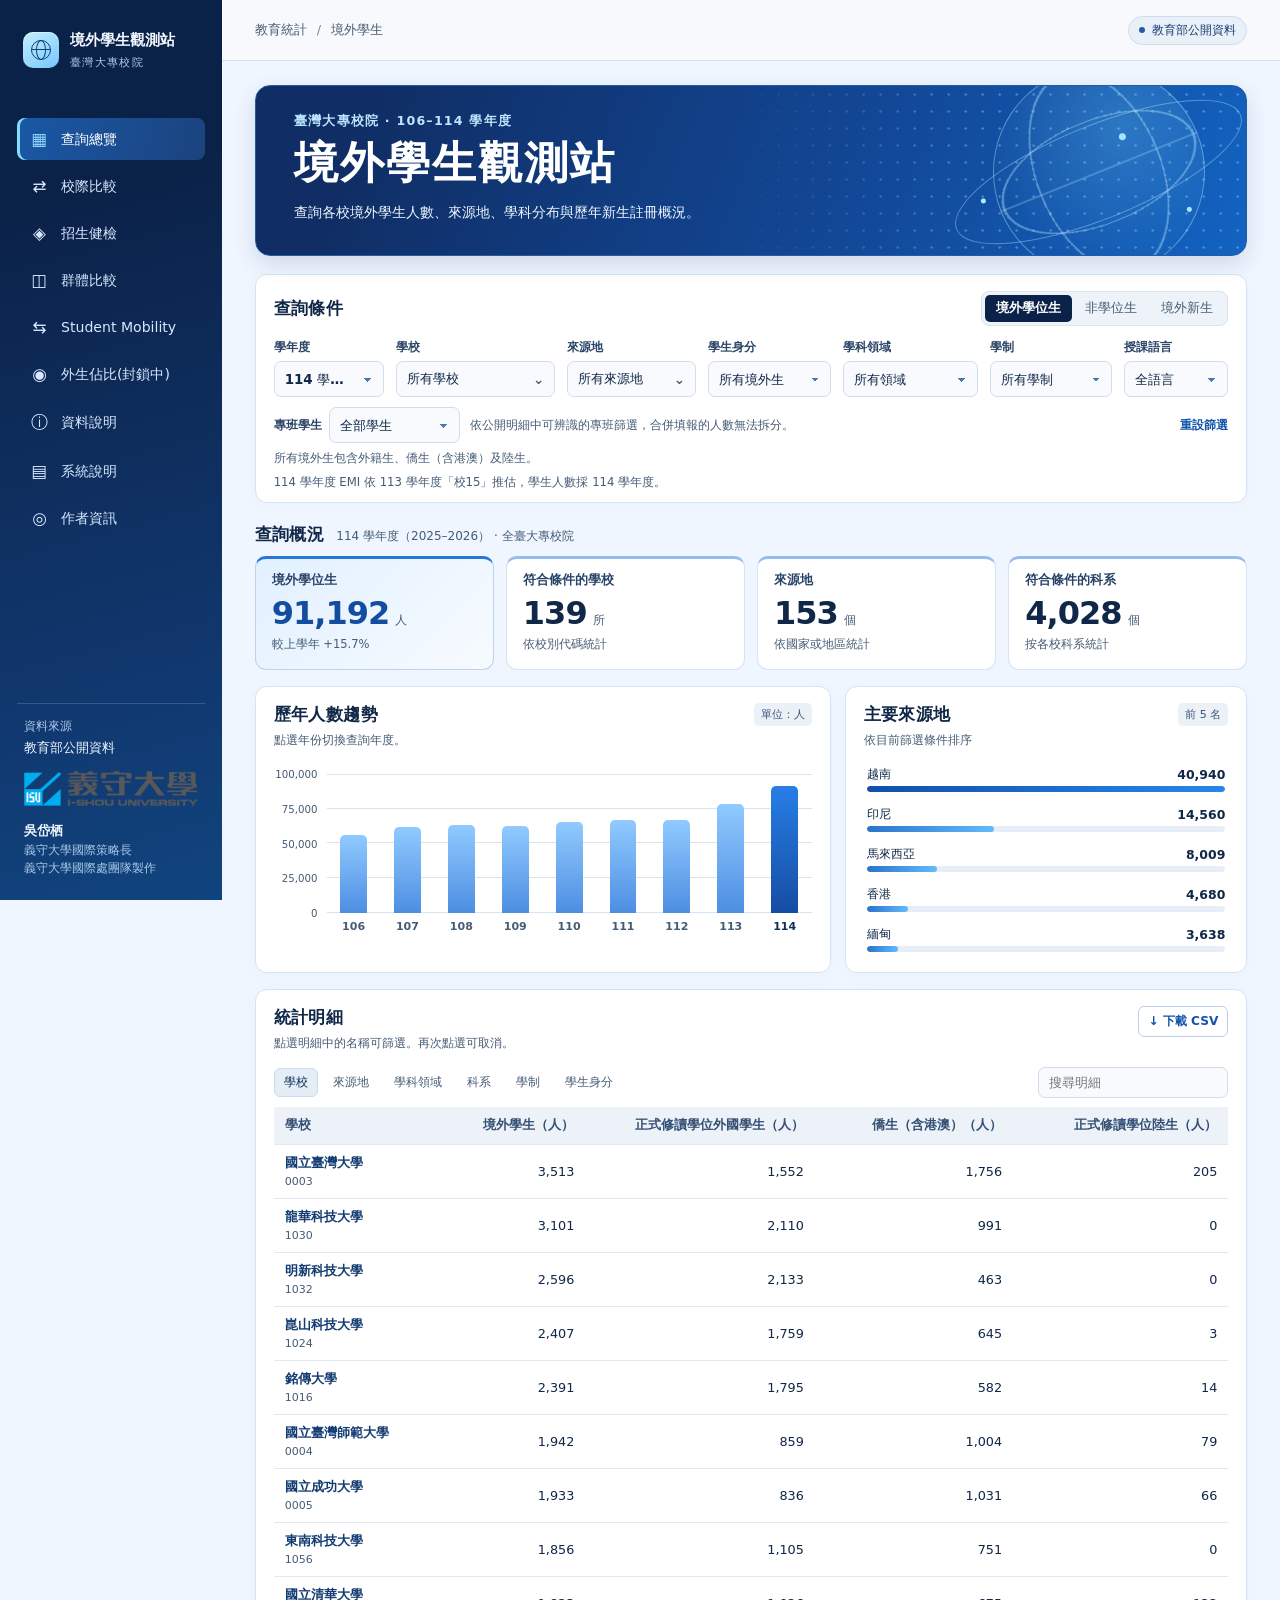
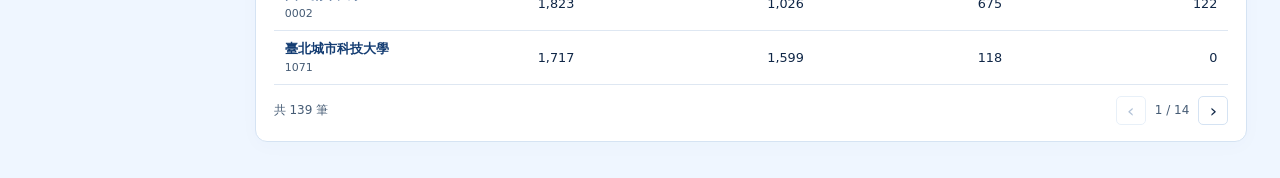
<file: docs/index.html>
<!doctype html>
<html lang="zh-Hant-TW">
<head>
  <meta charset="utf-8">
  <meta name="viewport" content="width=device-width, initial-scale=1">
  <meta name="description" content="依教育部公開資料查詢臺灣大專校院的境外學生、來源地、學科領域與新生註冊人數。">
  <meta name="theme-color" content="#0b2248">
  <title>境外學生觀測站｜臺灣大專校院</title>
  <link rel="stylesheet" href="./style.css?v=5">
  <script defer src="./data/catalog.js?v=2"></script>
  <script defer src="./data/emi.js"></script>
  <script defer src="./student-site.js?v=2"></script>
  <script defer src="./app.js?v=6"></script>
</head>
<body>
  <a class="skip" href="#main">跳至主要內容</a>
  <div class="shell">
    <aside class="sidebar">
      <a class="brand" href="#main">
        <span class="brand-icon" aria-hidden="true"><i></i></span>
        <span>境外學生觀測站<small>臺灣大專校院</small></span>
      </a>
      <nav aria-label="頁面導覽">
        <a class="nav-link" href="#main" aria-current="page"><span aria-hidden="true">▦</span>查詢總覽</a>
        <a class="nav-link" href="./compare.html"><span aria-hidden="true">⇄</span>校際比較</a>
        <a class="nav-link" href="./health.html"><span aria-hidden="true">◈</span>招生健檢</a>
        <a class="nav-link" href="./groups.html"><span aria-hidden="true">◫</span>群體比較</a>
        <a class="nav-link" href="./mobility.html"><span aria-hidden="true">⇆</span>Student Mobility</a>
        <a class="nav-link" href="./share.html"><span aria-hidden="true">◉</span>外生佔比(封鎖中)</a>
        <a class="nav-link" href="./sources.html"><span aria-hidden="true">ⓘ</span>資料說明</a>
        <a class="nav-link" href="./system.html"><span aria-hidden="true">▤</span>系統說明</a>
        <a class="nav-link" href="./author.html"><span aria-hidden="true">◎</span>作者資訊</a>
      </nav>
      <div class="sidebar-bottom">
        資料來源 <span>教育部公開資料</span>
        <div class="sidebar-author">
          <img class="sidebar-university-logo" src="./assets/isu-logo.png" alt="義守大學 I-SHOU UNIVERSITY" width="864" height="171">
          <span>吳岱栖</span>
          <p>義守大學國際策略長</p>
          <p>義守大學國際處團隊製作</p>
        </div>
      </div>
    </aside>

    <main id="main" tabindex="-1">
      <header class="topbar"><span>教育統計 <span class="slash" aria-hidden="true">/</span> 境外學生</span><a href="./sources.html" class="data-badge">教育部公開資料</a></header>
      <div class="body">
        <section class="hero" aria-labelledby="page-title">
          <div class="orbits" aria-hidden="true"></div>
          <div class="hero-content">
            <p class="hero-scope" id="data-range">臺灣大專校院</p>
            <h1 id="page-title">境外學生觀測站</h1>
            <p class="hero-description">查詢各校境外學生人數、來源地、學科分布與歷年新生註冊概況。</p>
          </div>
        </section>

        <section class="panel filters" aria-labelledby="filter-title">
          <div class="filter-header">
            <h2 id="filter-title">查詢條件</h2>
            <div class="segments" role="group" aria-label="統計指標">
              <button type="button" data-mode="degree" aria-pressed="true">境外學位生</button>
              <button type="button" data-mode="nondegree" aria-pressed="false">非學位生</button>
              <button type="button" data-mode="newcomers" aria-pressed="false">境外新生</button>
            </div>
          </div>
          <div class="filter-grid" id="filters">
            <label class="select-field" for="year">學年度<select id="year"></select></label>
            <div class="picker-field"><span id="school-label">學校</span><div id="school-picker"></div></div>
            <div class="picker-field" id="country-field"><span id="country-label">來源地</span><div id="country-picker"></div></div>
            <label class="select-field" for="kind" id="kind-field">學生身分<select id="kind"></select></label>
            <label class="select-field" for="domain" id="domain-field">學科領域<select id="domain"></select></label>
            <label class="select-field" for="level" id="level-field">學制<select id="level"></select></label>
            <label class="select-field" for="language">授課語言
              <select id="language" aria-describedby="language-note">
                <option value="all">全語言</option>
                <option value="emi">EMI</option>
              </select>
            </label>
          </div>
          <div class="filter-footer">
            <div class="filter-programs">
              <label class="select-field program-field" for="programs">專班學生
                <select id="programs" aria-describedby="program-note">
                  <option value="include">全部學生</option>
                  <option value="exclude">不包含專班學生</option>
                  <option value="only">僅專班學生</option>
                </select>
              </label>
              <p id="program-note">依公開明細中可辨識的專班篩選，合併填報的人數無法拆分。</p>
            </div>
            <button class="text-button" type="button" id="reset">重設篩選</button>
          </div>
          <p id="filter-note"></p>
          <p id="language-note" role="status"></p>
        </section>

        <div class="workspace" aria-busy="true">
          <div class="section-label overview-heading">
            <h2 id="scope-heading">查詢概況</h2>
            <span id="scope-label" aria-live="polite">載入統計資料中…</span>
          </div>
          <p hidden class="error" id="error" role="alert"></p>
          <noscript>請啟用 JavaScript 以使用互動查詢。</noscript>
          <div id="metrics" class="metrics" aria-label="查詢指標"></div>

          <div class="charts">
            <section class="panel trend" aria-labelledby="trend-title">
              <div class="panel-head">
                <div><h2 id="trend-title">歷年人數趨勢</h2><p id="trend-caption" aria-live="polite">點選年份切換查詢年度</p></div>
                <span class="unit">單位：人</span>
              </div>
              <div id="trend" class="trend-body" aria-label="歷年人數趨勢"></div>
              <button type="button" id="load-trend" class="outline-button" aria-controls="trend" hidden>重試載入歷年趨勢</button>
            </section>
            <section class="panel ranking" aria-labelledby="rank-title">
              <div class="panel-head">
                <div><h2 id="rank-title">主要來源地</h2><p id="rank-caption">依目前篩選條件排序</p></div>
                <span class="unit">前 5 名</span>
              </div>
              <div id="rank"></div>
            </section>
          </div>

          <section class="panel detail" id="details" aria-labelledby="detail-title">
            <div class="panel-head">
              <div><h2 id="detail-title">統計明細</h2><p id="detail-caption">切換分組以比較人數。</p></div>
              <button type="button" id="export" class="outline-button">↓ 下載 CSV</button>
            </div>
            <div class="table-tools">
              <div id="groups" class="table-tabs" role="group" aria-label="明細分組"></div>
              <label class="table-search"><span class="visually-hidden">搜尋明細</span><input id="table-search" type="search" placeholder="搜尋明細"></label>
            </div>
            <div class="table-scroll" tabindex="0" aria-label="統計明細表">
              <table>
                <thead id="table-head"></thead>
                <tbody id="table-body"></tbody>
              </table>
            </div>
            <div class="pagination">
              <span id="result-count" aria-live="polite"></span>
              <div><button type="button" id="prev" aria-label="上一頁">‹</button><span id="page"></span><button type="button" id="next" aria-label="下一頁">›</button></div>
            </div>
          </section>
        </div>

        <dialog class="department-dialog" id="department-dialog" aria-labelledby="department-dialog-title" aria-describedby="department-dialog-context">
          <div class="department-dialog-head">
            <div>
              <h2 id="department-dialog-title"></h2>
              <p id="department-dialog-context"></p>
            </div>
            <form method="dialog">
              <button type="submit" class="dialog-close" aria-label="關閉科系明細" autofocus>×</button>
            </form>
          </div>
          <div class="department-dialog-body" role="region" aria-label="科系統計明細" tabindex="0">
            <p class="department-total"><span id="department-total-label"></span><strong id="department-total-value"></strong></p>
            <table id="department-sources" aria-label="科系來源地人數" hidden>
              <thead><tr><th scope="col">來源國家或地區</th><th scope="col" class="numeric">人數</th><th scope="col" class="numeric">占在學總人數</th></tr></thead>
              <tbody id="department-sources-body"></tbody>
            </table>
            <p id="department-sources-note" class="department-sources-note" hidden></p>
          </div>
        </dialog>
      </div>
    </main>
  </div>
</body>
</html>
</file>
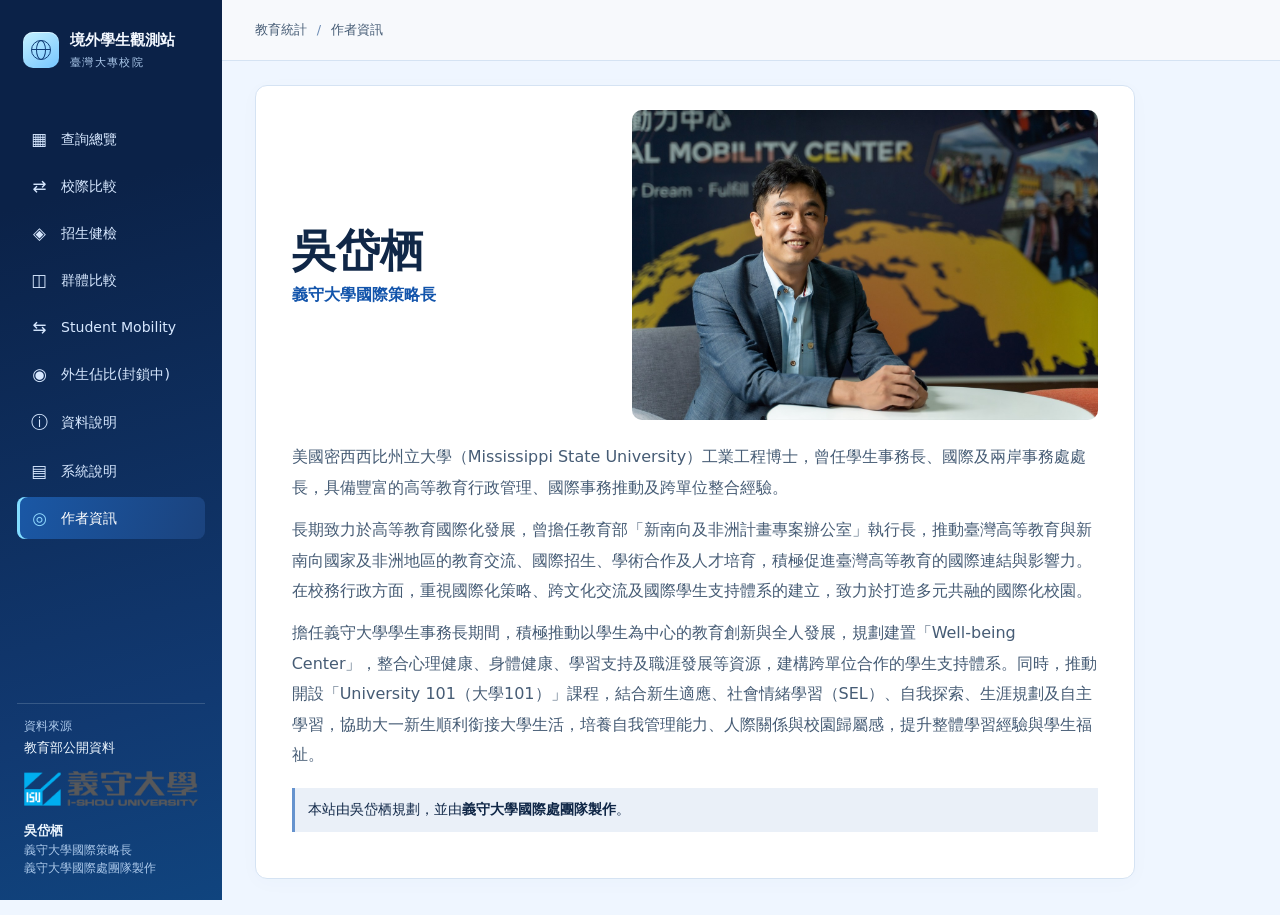
<file: docs/author.html>
<!doctype html>
<html lang="zh-Hant-TW">
<head>
  <meta charset="utf-8">
  <meta name="viewport" content="width=device-width, initial-scale=1">
  <meta name="description" content="臺灣境外學生觀測站作者吳岱栖的簡介與網站製作資訊。">
  <meta name="theme-color" content="#0b2248">
  <title>作者資訊｜境外學生觀測站</title>
  <link rel="stylesheet" href="./style.css?v=5">
</head>
<body>
  <a class="skip" href="#main">跳至主要內容</a>
  <div class="shell">
    <aside class="sidebar">
      <a class="brand" href="./index.html#main">
        <span class="brand-icon" aria-hidden="true"><i></i></span>
        <span>境外學生觀測站<small>臺灣大專校院</small></span>
      </a>
      <nav aria-label="頁面導覽">
        <a class="nav-link" href="./index.html#main"><span aria-hidden="true">▦</span>查詢總覽</a>
        <a class="nav-link" href="./compare.html"><span aria-hidden="true">⇄</span>校際比較</a>
        <a class="nav-link" href="./health.html"><span aria-hidden="true">◈</span>招生健檢</a>
        <a class="nav-link" href="./groups.html"><span aria-hidden="true">◫</span>群體比較</a>
        <a class="nav-link" href="./mobility.html"><span aria-hidden="true">⇆</span>Student Mobility</a>
        <a class="nav-link" href="./share.html"><span aria-hidden="true">◉</span>外生佔比(封鎖中)</a>
        <a class="nav-link" href="./sources.html"><span aria-hidden="true">ⓘ</span>資料說明</a>
        <a class="nav-link" href="./system.html"><span aria-hidden="true">▤</span>系統說明</a>
        <a class="nav-link" href="#main" aria-current="page"><span aria-hidden="true">◎</span>作者資訊</a>
      </nav>
      <div class="sidebar-bottom">
        資料來源 <span>教育部公開資料</span>
        <div class="sidebar-author">
          <img class="sidebar-university-logo" src="./assets/isu-logo.png" alt="義守大學 I-SHOU UNIVERSITY" width="864" height="171">
          <span>吳岱栖</span>
          <p>義守大學國際策略長</p>
          <p>義守大學國際處團隊製作</p>
        </div>
      </div>
    </aside>

    <main id="main" tabindex="-1">
      <header class="topbar"><span>教育統計 <span class="slash" aria-hidden="true">/</span> 作者資訊</span></header>
      <div class="body">
        <section class="panel author-profile" aria-labelledby="author-name">
          <div class="author-intro">
            <div>
              <h1 id="author-name">吳岱栖</h1>
              <p class="author-role">義守大學國際策略長</p>
            </div>
            <img class="author-portrait" src="./assets/author-portrait.jpg" alt="吳岱栖" width="1500" height="1000" decoding="async">
          </div>
          <div class="author-bio">
            <p>美國密西西比州立大學（Mississippi State University）工業工程博士，曾任學生事務長、國際及兩岸事務處處長，具備豐富的高等教育行政管理、國際事務推動及跨單位整合經驗。</p>
            <p>長期致力於高等教育國際化發展，曾擔任教育部「新南向及非洲計畫專案辦公室」執行長，推動臺灣高等教育與新南向國家及非洲地區的教育交流、國際招生、學術合作及人才培育，積極促進臺灣高等教育的國際連結與影響力。在校務行政方面，重視國際化策略、跨文化交流及國際學生支持體系的建立，致力於打造多元共融的國際化校園。</p>
            <p>擔任義守大學學生事務長期間，積極推動以學生為中心的教育創新與全人發展，規劃建置「Well-being Center」，整合心理健康、身體健康、學習支持及職涯發展等資源，建構跨單位合作的學生支持體系。同時，推動開設「University 101（大學101）」課程，結合新生適應、社會情緒學習（SEL）、自我探索、生涯規劃及自主學習，協助大一新生順利銜接大學生活，培養自我管理能力、人際關係與校園歸屬感，提升整體學習經驗與學生福祉。</p>
          </div>
          <p class="author-credit">本站由吳岱栖規劃，並由<strong>義守大學國際處團隊製作</strong>。</p>
        </section>
      </div>
    </main>
  </div>
</body>
</html>
</file>
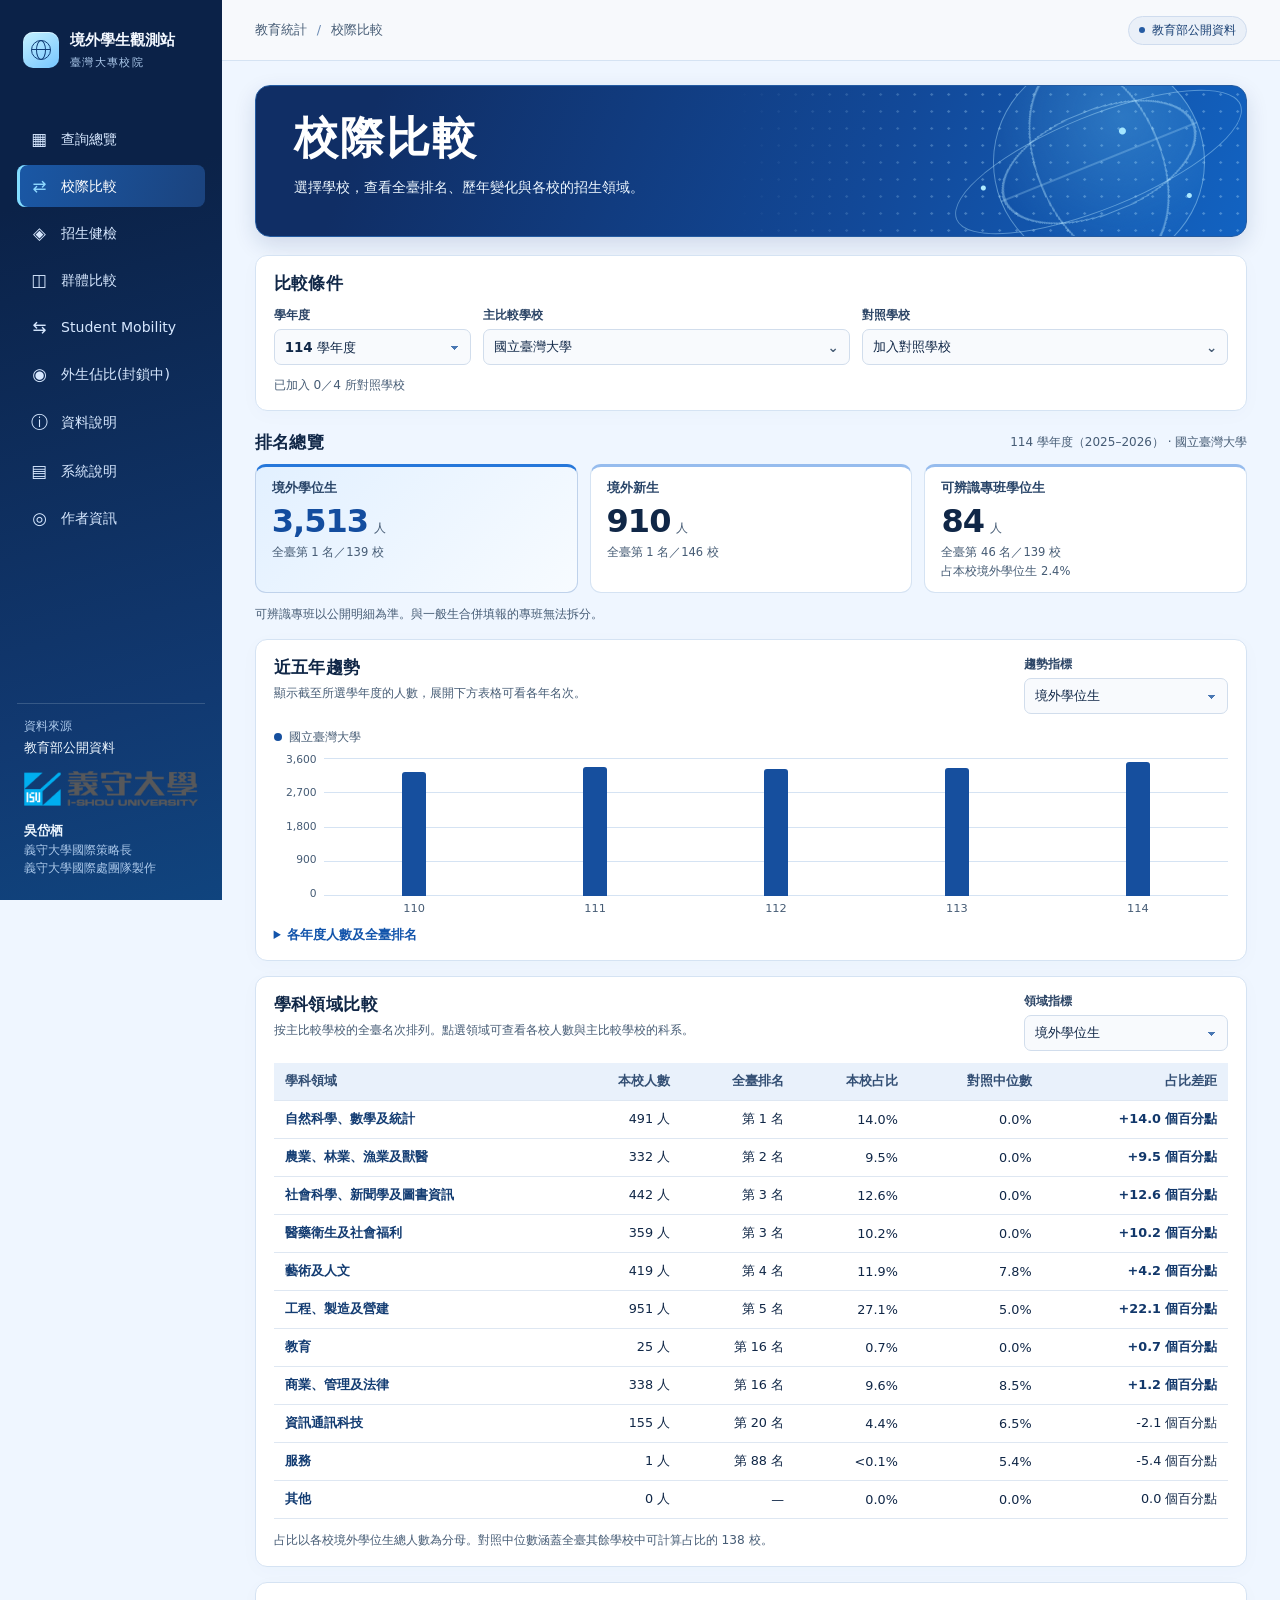
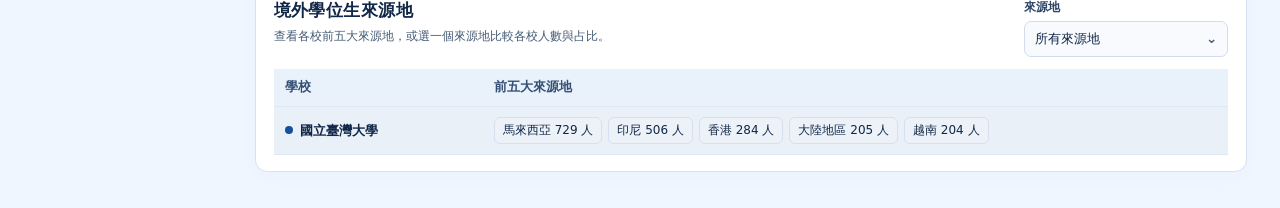
<file: docs/compare.html>
<!doctype html>
<html lang="zh-Hant-TW">
<head>
  <meta charset="utf-8">
  <meta name="viewport" content="width=device-width, initial-scale=1">
  <meta name="description" content="比較臺灣大專校院境外學位生、新生與專班人數，查看各校排名、歷年趨勢及學科領域。">
  <meta name="theme-color" content="#0b2248">
  <title>校際比較｜境外學生觀測站</title>
  <link rel="stylesheet" href="./style.css?v=5">
  <link rel="stylesheet" href="./compare.css?v=5">
  <script defer src="./data/catalog.js"></script>
  <script defer src="./student-site.js"></script>
  <script defer src="./student-analytics.js"></script>
  <script defer src="./compare.js"></script>
</head>
<body>
  <a class="skip" href="#main">跳至主要內容</a>
  <div class="shell">
    <aside class="sidebar">
      <a class="brand" href="./index.html#main">
        <span class="brand-icon" aria-hidden="true"><i></i></span>
        <span>境外學生觀測站<small>臺灣大專校院</small></span>
      </a>
      <nav aria-label="頁面導覽">
        <a class="nav-link" href="./index.html#main"><span aria-hidden="true">▦</span>查詢總覽</a>
        <a class="nav-link" href="#main" aria-current="page"><span aria-hidden="true">⇄</span>校際比較</a>
        <a class="nav-link" href="./health.html"><span aria-hidden="true">◈</span>招生健檢</a>
        <a class="nav-link" href="./groups.html"><span aria-hidden="true">◫</span>群體比較</a>
        <a class="nav-link" href="./mobility.html"><span aria-hidden="true">⇆</span>Student Mobility</a>
        <a class="nav-link" href="./share.html"><span aria-hidden="true">◉</span>外生佔比(封鎖中)</a>
        <a class="nav-link" href="./sources.html"><span aria-hidden="true">ⓘ</span>資料說明</a>
        <a class="nav-link" href="./system.html"><span aria-hidden="true">▤</span>系統說明</a>
        <a class="nav-link" href="./author.html"><span aria-hidden="true">◎</span>作者資訊</a>
      </nav>
      <div class="sidebar-bottom">
        資料來源 <span>教育部公開資料</span>
        <div class="sidebar-author">
          <img class="sidebar-university-logo" src="./assets/isu-logo.png" alt="義守大學 I-SHOU UNIVERSITY" width="864" height="171">
          <span>吳岱栖</span>
          <p>義守大學國際策略長</p>
          <p>義守大學國際處團隊製作</p>
        </div>
      </div>
    </aside>

    <main id="main" tabindex="-1">
      <header class="topbar"><span>教育統計 <span class="slash" aria-hidden="true">/</span> 校際比較</span><a href="./sources.html" class="data-badge">教育部公開資料</a></header>
      <div class="body compare">
        <section class="hero" aria-labelledby="page-title">
          <div class="orbits" aria-hidden="true"></div>
          <div class="hero-content">
            <h1 id="page-title">校際比較</h1>
            <p class="hero-description">選擇學校，查看全臺排名、歷年變化與各校的招生領域。</p>
          </div>
        </section>

        <section class="panel filters compare-filters" aria-labelledby="compare-filters-title">
          <h2 id="compare-filters-title">比較條件</h2>
          <div class="compare-filter-grid">
            <label class="select-field" for="compare-year">學年度<select id="compare-year"></select></label>
            <div class="picker-field"><span id="focus-school-label">主比較學校</span><div id="focus-school-picker"></div></div>
            <div class="picker-field" id="peer-picker-field"><span id="peer-school-label">對照學校</span><div id="peer-school-picker"></div></div>
          </div>
          <div class="compare-selection">
            <div class="peer-chips" id="peer-chips"></div>
            <p class="compare-note" id="peer-status" aria-live="polite">最多可加入四所對照學校。</p>
          </div>
        </section>

        <p id="compare-error" class="error" role="alert" hidden></p>
        <noscript>請啟用 JavaScript 以使用校際比較。</noscript>

        <div id="compare-results" aria-busy="true">
          <div class="section-label">
            <h2 id="compare-summary-title">排名總覽</h2>
            <span id="compare-scope" aria-live="polite">載入統計資料中…</span>
          </div>
          <div id="compare-metrics" class="metrics compare-metrics" aria-labelledby="compare-summary-title"></div>
          <p class="compare-note panel-note">可辨識專班以公開明細為準。與一般生合併填報的專班無法拆分。</p>

          <section class="panel compare-panel" id="rank-comparison" aria-labelledby="compare-ranks-title" hidden>
            <div class="panel-head">
              <div><h2 id="compare-ranks-title">各校人數與全臺排名</h2><p>全臺排名按當年度各指標有資料的校別計算，同人數並列。</p></div>
            </div>
            <div class="table-scroll" id="compare-ranks" tabindex="0" aria-label="各校人數與排名"></div>
            <p class="compare-note panel-note">專班占比以各校境外學位生總數為分母。</p>
          </section>

          <section class="panel compare-panel" aria-labelledby="compare-trend-title">
            <div class="panel-head">
              <div><h2 id="compare-trend-title">近五年趨勢</h2><p>顯示截至所選學年度的人數，展開下方表格可看各年名次。</p></div>
              <label class="select-field comparison-select" for="compare-trend-metric">趨勢指標
                <select id="compare-trend-metric">
                  <option value="degree">境外學位生</option>
                  <option value="newcomers">境外新生</option>
                  <option value="programs">可辨識專班學位生</option>
                </select>
              </label>
            </div>
            <div id="compare-trend-chart"></div>
            <details class="trend-numbers">
              <summary>各年度人數及全臺排名</summary>
              <div class="table-scroll" id="compare-trend-table" tabindex="0" aria-label="各年度人數及全臺排名"></div>
            </details>
          </section>

          <section class="panel compare-panel" aria-labelledby="compare-fields-title">
            <div class="panel-head">
              <div><h2 id="compare-fields-title">學科領域比較</h2><p>按主比較學校的全臺名次排列。點選領域可查看各校人數與主比較學校的科系。</p></div>
              <label class="select-field comparison-select" for="compare-field-metric">領域指標
                <select id="compare-field-metric">
                  <option value="degree">境外學位生</option>
                  <option value="newcomers">境外新生</option>
                </select>
              </label>
            </div>
            <div class="table-scroll" id="compare-fields" tabindex="0" aria-label="學科領域比較"></div>
            <p id="field-baseline" class="compare-note panel-note"></p>
          </section>

          <section class="panel compare-panel" aria-labelledby="compare-countries-title">
            <div class="panel-head">
              <div><h2 id="compare-countries-title">境外學位生來源地</h2><p>查看各校前五大來源地，或選一個來源地比較各校人數與占比。</p></div>
              <div class="picker-field comparison-select"><span id="compare-country-label">來源地</span><div id="compare-country-picker"></div></div>
            </div>
            <div class="table-scroll" id="compare-countries" tabindex="0" aria-label="境外學位生來源地比較"></div>
          </section>
        </div>

        <dialog class="department-dialog field-dialog" id="field-dialog" aria-labelledby="field-dialog-title" aria-describedby="field-dialog-context">
          <div class="department-dialog-head">
            <div><h2 id="field-dialog-title"></h2><p id="field-dialog-context"></p></div>
            <form method="dialog"><button type="submit" class="dialog-close" aria-label="關閉領域明細" autofocus>×</button></form>
          </div>
          <div class="department-dialog-body" id="field-dialog-body" role="region" aria-label="領域明細" tabindex="0"></div>
        </dialog>
      </div>
    </main>
  </div>
</body>
</html>
</file>
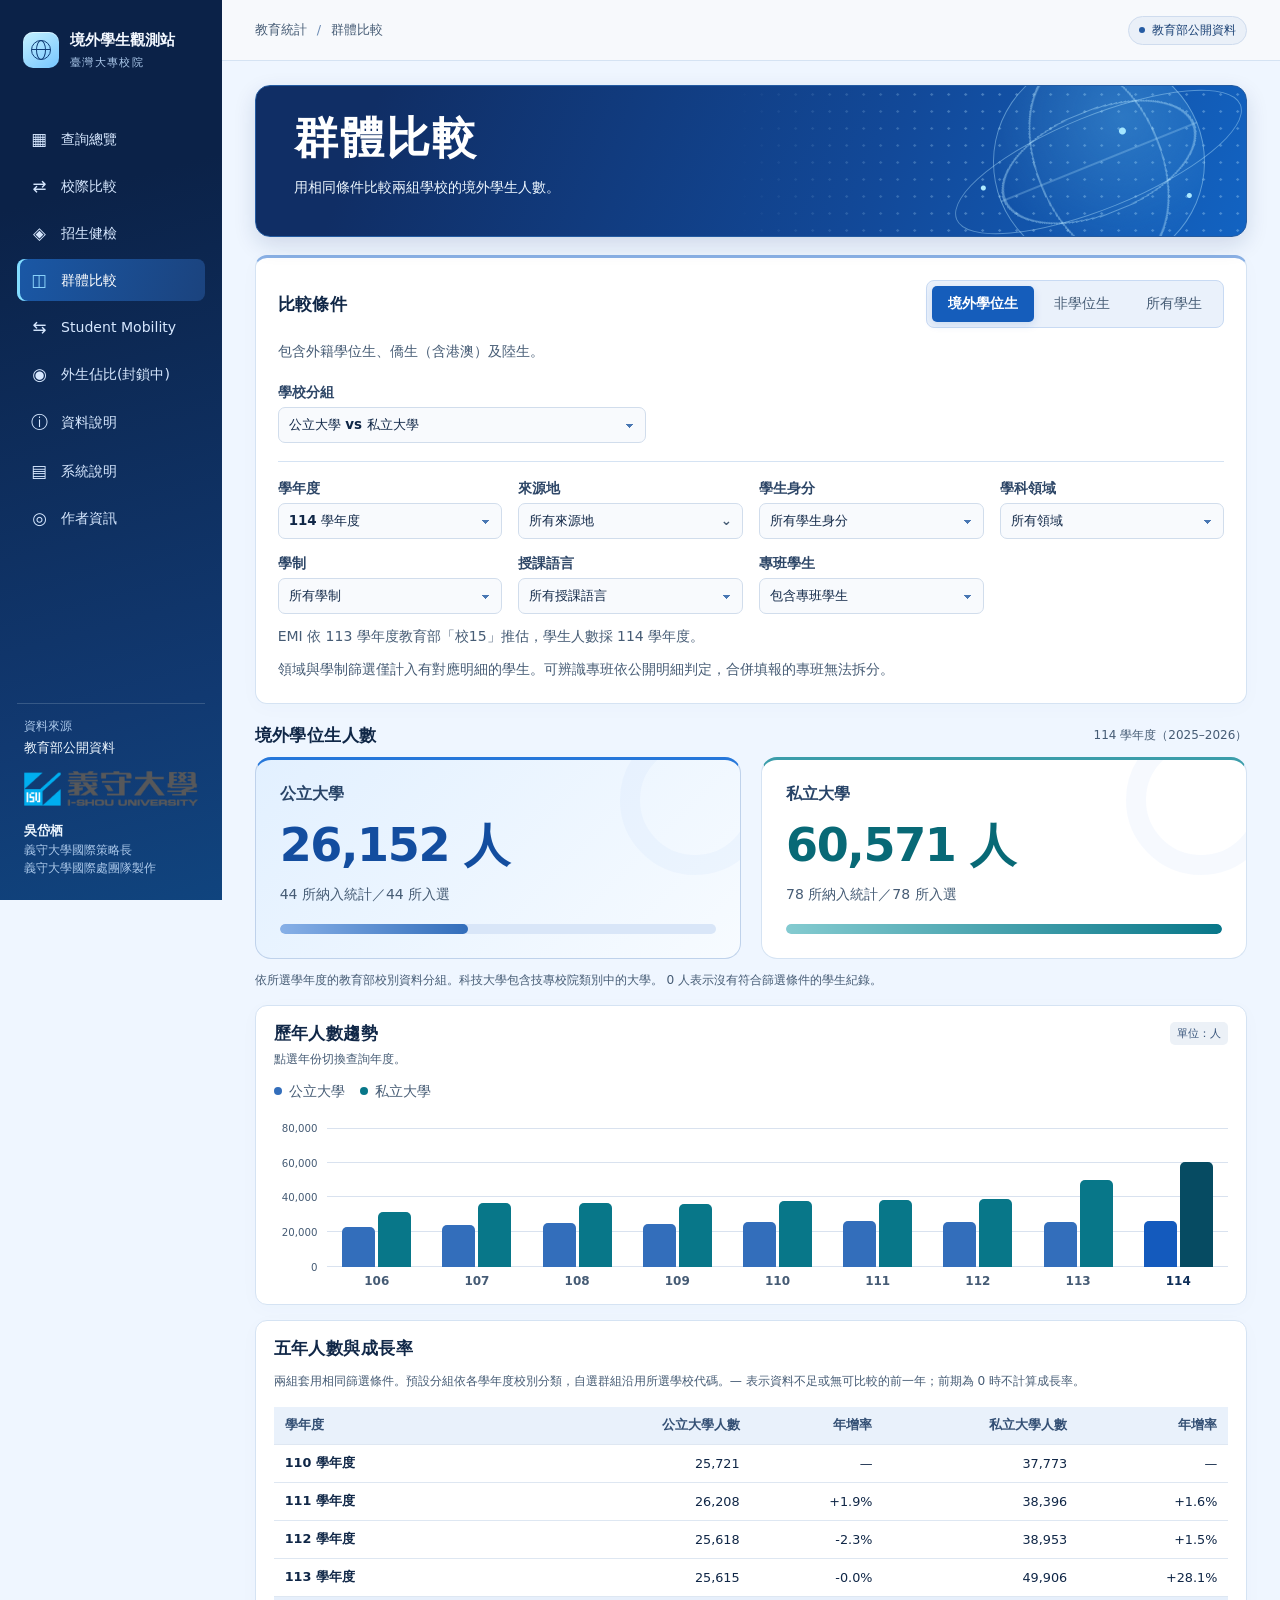
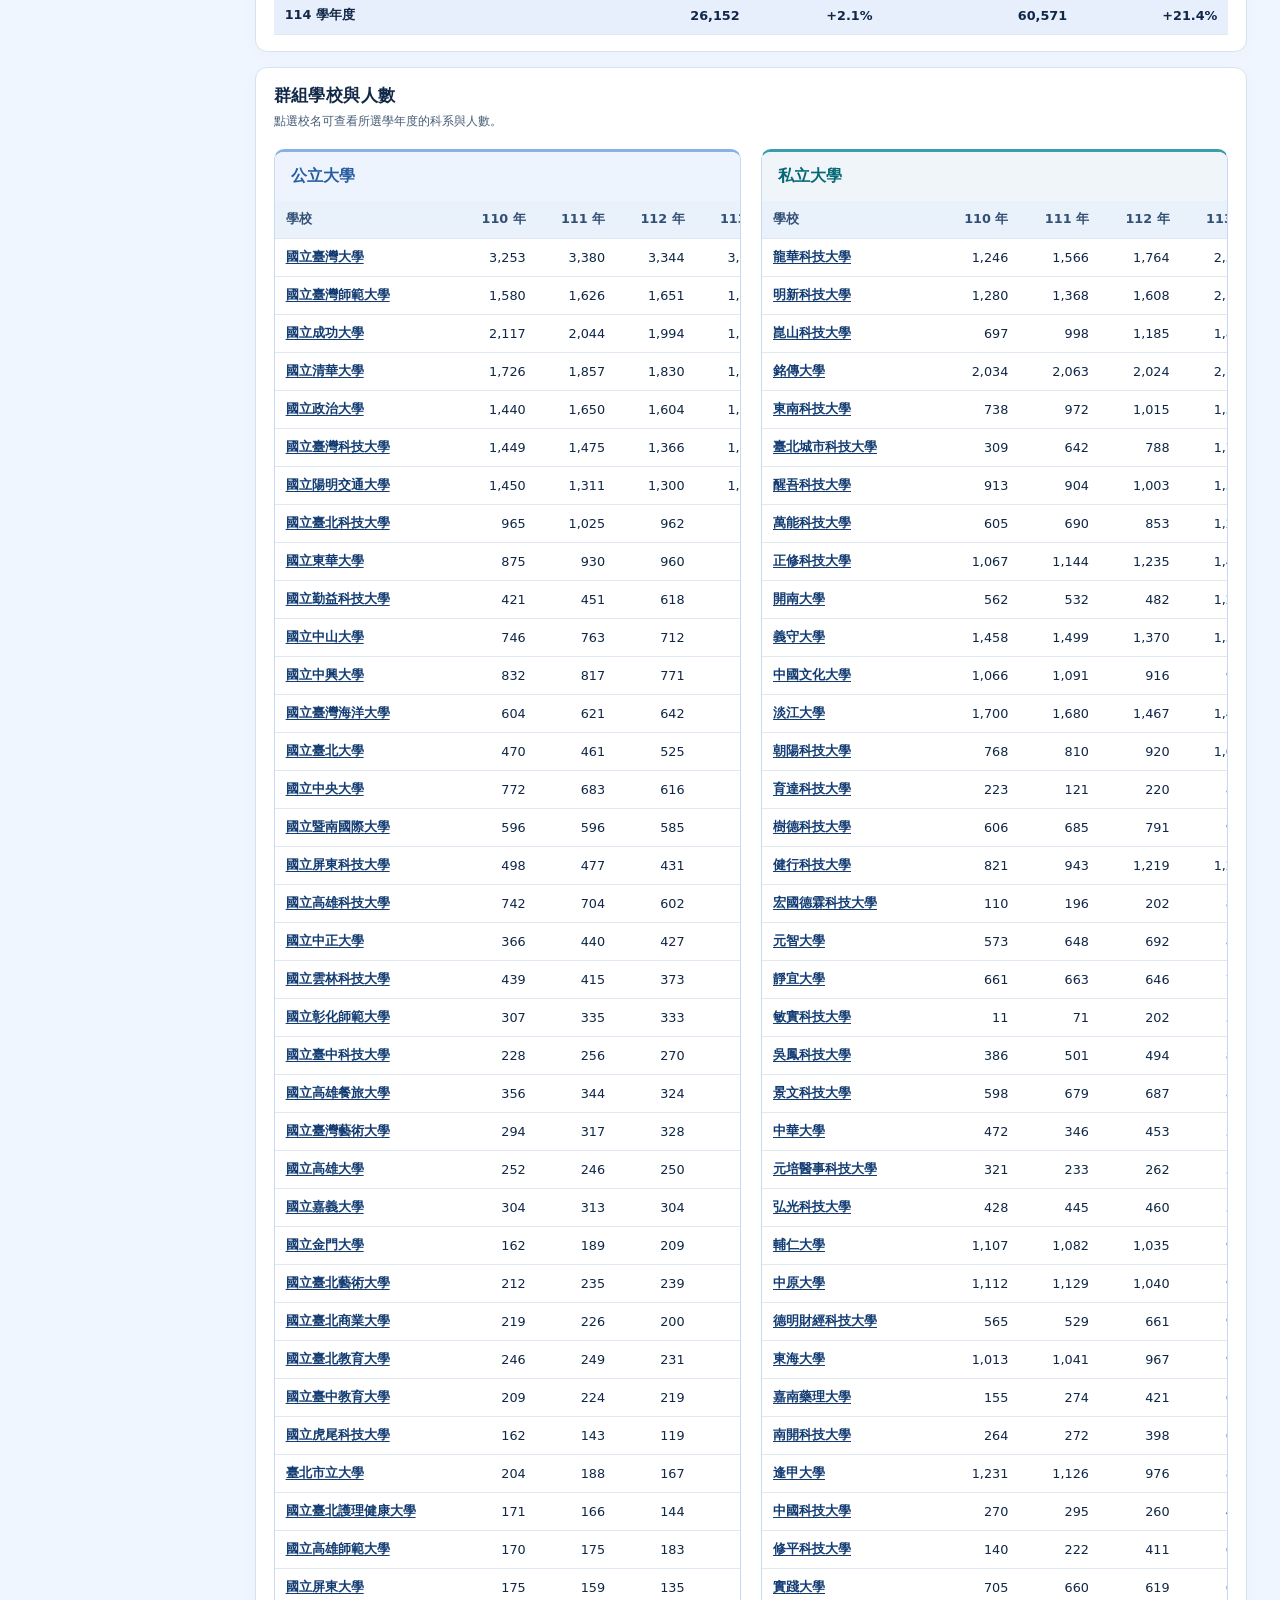
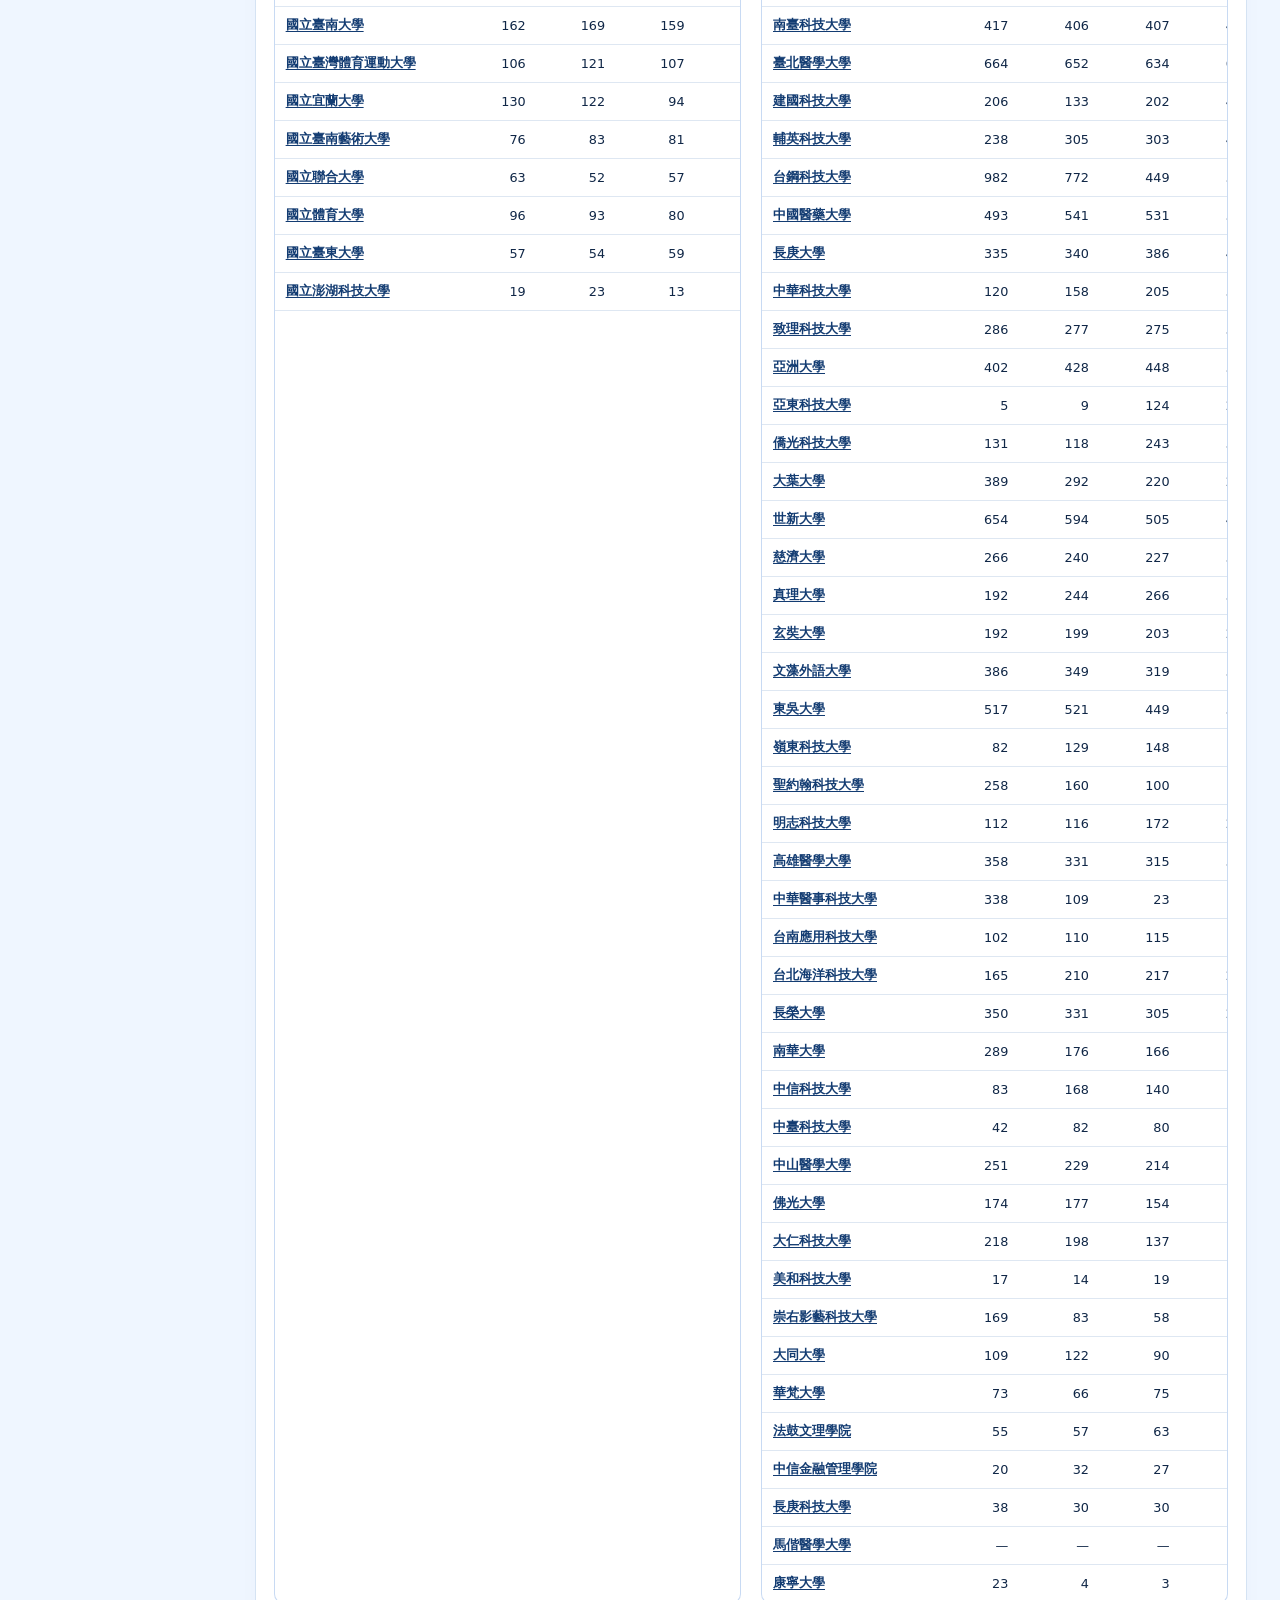
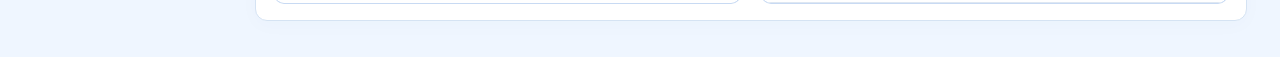
<file: docs/groups.html>
<!doctype html>
<html lang="zh-Hant-TW">
<head>
  <meta charset="utf-8">
  <meta name="viewport" content="width=device-width, initial-scale=1">
  <meta name="description" content="比較不同類型及自選群組的臺灣大專校院境外學生人數。">
  <meta name="theme-color" content="#0b2248">
  <title>群體比較｜境外學生觀測站</title>
  <link rel="stylesheet" href="./style.css?v=5">
  <link rel="stylesheet" href="./compare.css?v=5">
  <link rel="stylesheet" href="./groups.css?v=5">
  <script defer src="./data/catalog.js"></script>
  <script defer src="./data/school-types.js"></script>
  <script defer src="./data/emi.js"></script>
  <script defer src="./student-site.js"></script>
  <script defer src="./student-analytics.js"></script>
  <script defer src="./groups.js?v=4"></script>
</head>
<body>
  <a class="skip" href="#main">跳至主要內容</a>
  <div class="shell">
    <aside class="sidebar">
      <a class="brand" href="./index.html#main">
        <span class="brand-icon" aria-hidden="true"><i></i></span>
        <span>境外學生觀測站<small>臺灣大專校院</small></span>
      </a>
      <nav aria-label="頁面導覽">
        <a class="nav-link" href="./index.html#main"><span aria-hidden="true">▦</span>查詢總覽</a>
        <a class="nav-link" href="./compare.html"><span aria-hidden="true">⇄</span>校際比較</a>
        <a class="nav-link" href="./health.html"><span aria-hidden="true">◈</span>招生健檢</a>
        <a class="nav-link" href="#main" aria-current="page"><span aria-hidden="true">◫</span>群體比較</a>
        <a class="nav-link" href="./mobility.html"><span aria-hidden="true">⇆</span>Student Mobility</a>
        <a class="nav-link" href="./share.html"><span aria-hidden="true">◉</span>外生佔比(封鎖中)</a>
        <a class="nav-link" href="./sources.html"><span aria-hidden="true">ⓘ</span>資料說明</a>
        <a class="nav-link" href="./system.html"><span aria-hidden="true">▤</span>系統說明</a>
        <a class="nav-link" href="./author.html"><span aria-hidden="true">◎</span>作者資訊</a>
      </nav>
      <div class="sidebar-bottom">
        資料來源 <span>教育部公開資料</span>
        <div class="sidebar-author">
          <img class="sidebar-university-logo" src="./assets/isu-logo.png" alt="義守大學 I-SHOU UNIVERSITY" width="864" height="171">
          <span>吳岱栖</span>
          <p>義守大學國際策略長</p>
          <p>義守大學國際處團隊製作</p>
        </div>
      </div>
    </aside>

    <main id="main" tabindex="-1">
      <header class="topbar"><span>教育統計 <span class="slash" aria-hidden="true">/</span> 群體比較</span><a href="./sources.html" class="data-badge">教育部公開資料</a></header>
      <div class="body compare">
        <section class="hero" aria-labelledby="page-title">
          <div class="orbits" aria-hidden="true"></div>
          <div class="hero-content">
            <h1 id="page-title">群體比較</h1>
            <p class="hero-description">用相同條件比較兩組學校的境外學生人數。</p>
          </div>
        </section>
        <section class="panel filters cohort-panel" aria-labelledby="cohort-settings">
          <div class="cohort-filter-heading">
            <h2 id="cohort-settings">比較條件</h2>
            <div class="segments cohort-student-tabs" role="group" aria-label="學生類別">
              <button type="button" data-students="degree" aria-pressed="true">境外學位生</button>
              <button type="button" data-students="nondegree" aria-pressed="false">非學位生</button>
              <button type="button" data-students="all" aria-pressed="false">所有學生</button>
            </div>
          </div>
          <p class="compare-note panel-note" id="cohort-student-note"></p>
          <label class="select-field cohort-mode">學校分組
            <select id="cohort-mode">
              <option value="ownership">公立大學 vs 私立大學</option>
              <option value="type">一般大學 vs 科技大學</option>
              <option value="public-type">（公立）一般大學 vs 科技大學</option>
              <option value="private-type">（私立）一般大學 vs 科技大學</option>
              <option value="custom">自選兩組學校</option>
            </select>
          </label>
          <div id="custom-groups" class="cohort-controls" hidden>
            <div class="picker-field"><span id="group-a-label">A 組學校</span><div id="group-a-picker"></div><div class="peer-chips" id="group-a-chips"></div></div>
            <div class="picker-field"><span id="group-b-label">B 組學校</span><div id="group-b-picker"></div><div class="peer-chips" id="group-b-chips"></div></div>
          </div>
          <div class="cohort-controls">
            <label class="select-field">學年度<select id="cohort-year"></select></label>
            <div class="picker-field"><span id="cohort-country-label">來源地</span><div id="cohort-country-picker"></div></div>
            <label class="select-field">學生身分<select id="cohort-identity"></select></label>
            <label class="select-field">學科領域<select id="cohort-domain"></select></label>
            <label class="select-field">學制<select id="cohort-level"></select></label>
            <label class="select-field">授課語言
              <select id="cohort-language" aria-describedby="cohort-language-note">
                <option value="">所有授課語言</option>
                <option value="emi">可比對的全英語授課（EMI）</option>
              </select>
            </label>
            <label class="select-field">專班學生
              <select id="cohort-programs">
                <option value="">包含專班學生</option>
                <option value="only">僅可辨識專班</option>
                <option value="exclude">排除可辨識專班</option>
              </select>
            </label>
          </div>
          <p class="compare-note panel-note" id="cohort-language-note"></p>
          <p class="compare-note panel-note">領域與學制篩選僅計入有對應明細的學生。可辨識專班依公開明細判定，合併填報的專班無法拆分。</p>
        </section>
        <noscript>請啟用 JavaScript 以使用群體比較。</noscript>
        <p id="cohort-error" class="error" role="alert" hidden></p>
        <section id="cohort-results" aria-labelledby="cohort-summary" aria-busy="true">
          <div class="section-label">
            <h2 id="cohort-summary">境外學生人數</h2>
            <span id="cohort-scope" role="status">載入統計資料中…</span>
          </div>
          <div class="metrics cohort-metrics" id="cohort-metrics"></div>
          <p class="compare-note panel-note" id="cohort-note"></p>
          <section class="panel compare-panel" id="cohort-trend" aria-labelledby="cohort-trend-title" hidden>
            <div class="panel-head">
              <div><h2 id="cohort-trend-title">歷年人數趨勢</h2><p>點選年份切換查詢年度。</p></div>
              <span class="unit">單位：人</span>
            </div>
            <div class="compare-legend cohort-trend-legend" id="cohort-trend-legend"></div>
            <div id="cohort-trend-chart"></div>
            <p class="compare-note panel-note" id="cohort-trend-note"></p>
          </section>
          <section class="panel compare-panel" id="cohort-history" aria-labelledby="cohort-history-title" hidden>
            <div class="panel-head"><h2 id="cohort-history-title">五年人數與成長率</h2></div>
            <p class="compare-note panel-note" id="cohort-history-note"></p>
            <div class="table-scroll" id="cohort-history-table" tabindex="0" aria-labelledby="cohort-history-title"></div>
          </section>
          <section class="panel compare-panel" id="cohort-schools" aria-labelledby="cohort-schools-title">
            <div class="panel-head">
              <div><h2 id="cohort-schools-title">群組學校與人數</h2><p>點選校名可查看所選學年度的科系與人數。</p></div>
            </div>
            <div class="cohort-school-columns" id="cohort-table"></div>
          </section>
        </section>
        <dialog class="department-dialog" id="cohort-department-dialog" aria-labelledby="cohort-department-title" aria-describedby="cohort-department-context">
          <div class="department-dialog-head">
            <div><h2 id="cohort-department-title"></h2><p id="cohort-department-context"></p></div>
            <form method="dialog"><button type="submit" class="dialog-close" aria-label="關閉科系明細" autofocus>×</button></form>
          </div>
          <div class="department-dialog-body" id="cohort-department-body" role="region" aria-label="科系明細" tabindex="0">
            <p class="department-total"><span>符合條件的人數</span><strong id="cohort-department-total"></strong></p>
            <div id="cohort-department-table"></div>
          </div>
        </dialog>
      </div>
    </main>
  </div>
</body>
</html>
</file>
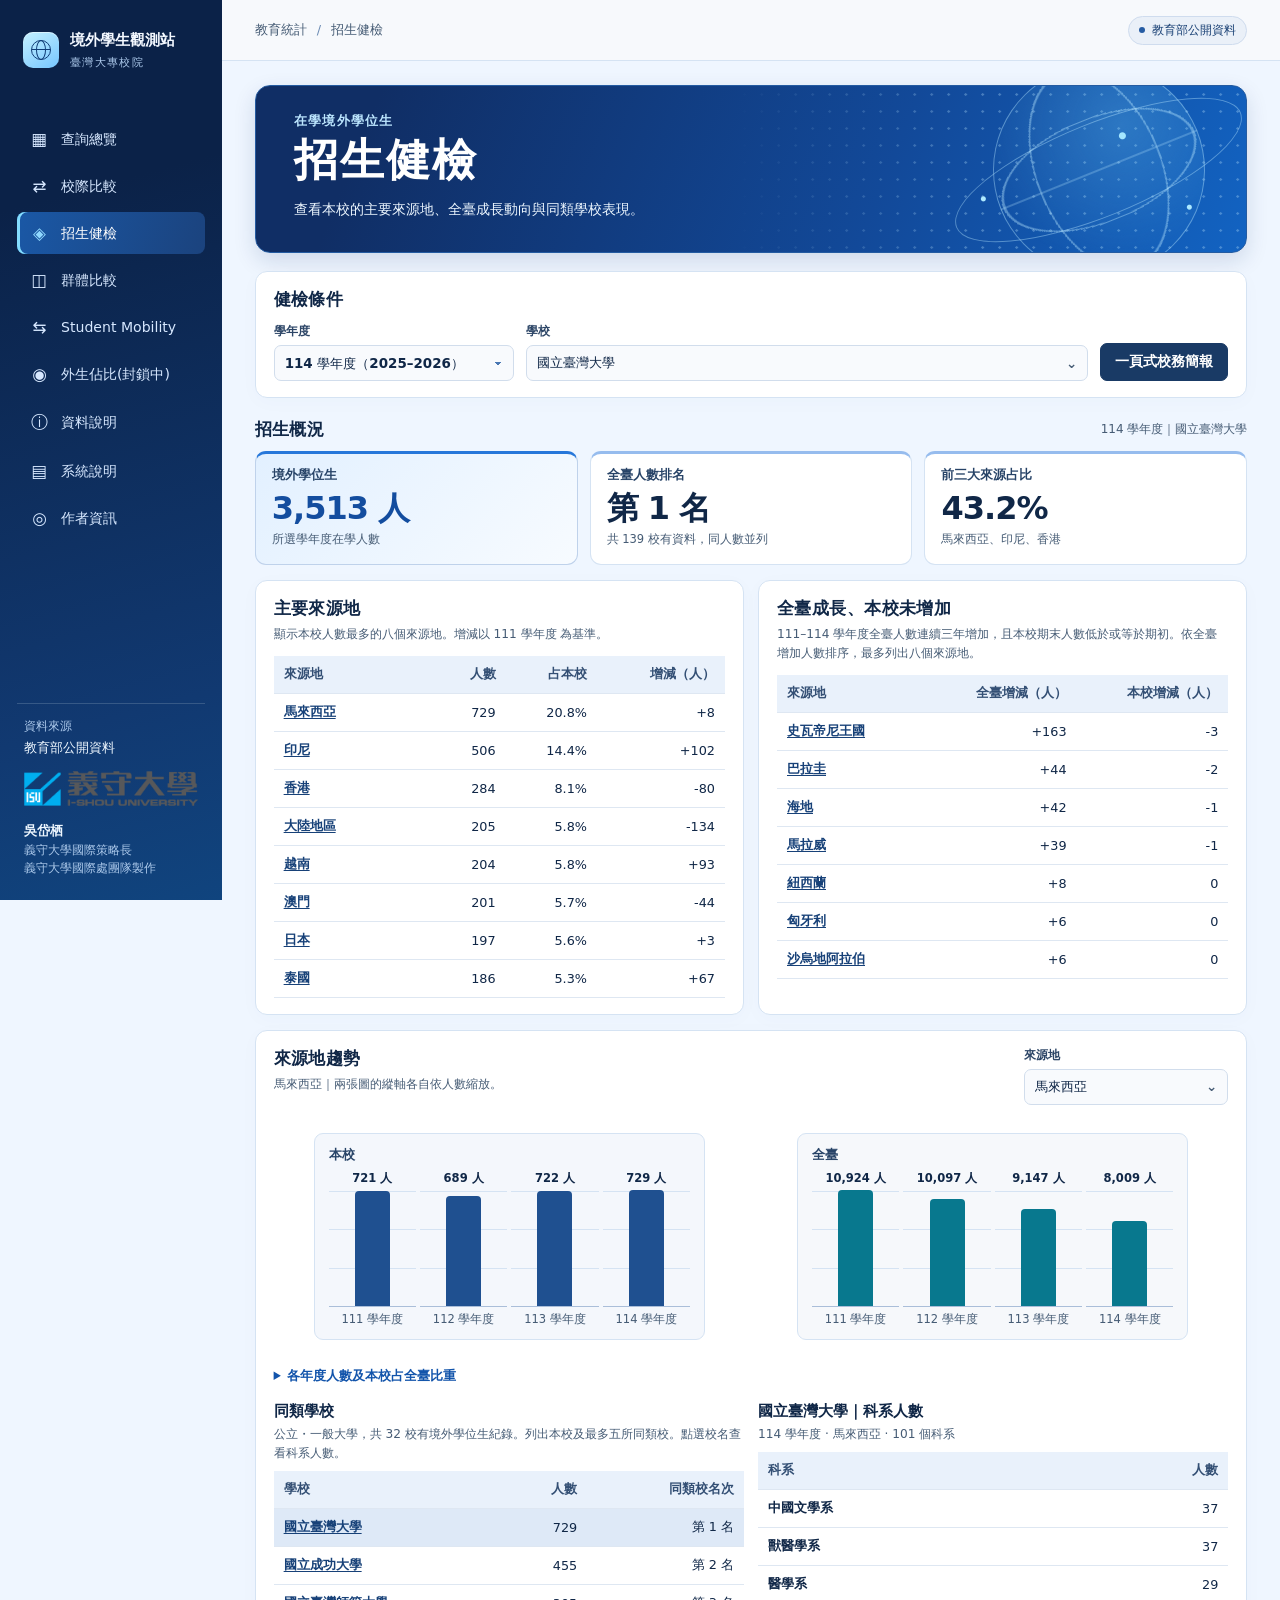
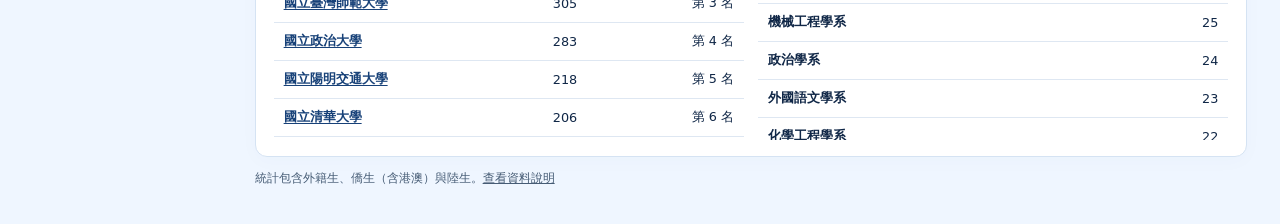
<file: docs/health.html>
<!doctype html>
<html lang="zh-Hant-TW">
<head>
  <meta charset="utf-8">
  <meta name="viewport" content="width=device-width, initial-scale=1">
  <meta name="description" content="了解各校境外學位生來源集中度、來源地趨勢及同類學校表現，並產生一頁式校務簡報。">
  <meta name="theme-color" content="#0b2248">
  <title>招生健檢｜境外學生觀測站</title>
  <link rel="stylesheet" href="./style.css?v=5">
  <link rel="stylesheet" href="./compare.css?v=5">
  <link rel="stylesheet" href="./health.css?v=5">
  <script defer src="./data/catalog.js"></script>
  <script defer src="./student-site.js"></script>
  <script defer src="./student-analytics.js"></script>
  <script defer src="./data/school-types.js"></script>
  <script defer src="./health.js"></script>
</head>
<body>
  <a class="skip" href="#main">跳至主要內容</a>
  <div class="shell">
    <aside class="sidebar">
      <a class="brand" href="./index.html#main">
        <span class="brand-icon" aria-hidden="true"><i></i></span>
        <span>境外學生觀測站<small>臺灣大專校院</small></span>
      </a>
      <nav aria-label="頁面導覽">
        <a class="nav-link" href="./index.html#main"><span aria-hidden="true">▦</span>查詢總覽</a>
        <a class="nav-link" href="./compare.html"><span aria-hidden="true">⇄</span>校際比較</a>
        <a class="nav-link" href="#main" aria-current="page"><span aria-hidden="true">◈</span>招生健檢</a>
        <a class="nav-link" href="./groups.html"><span aria-hidden="true">◫</span>群體比較</a>
        <a class="nav-link" href="./mobility.html"><span aria-hidden="true">⇆</span>Student Mobility</a>
        <a class="nav-link" href="./share.html"><span aria-hidden="true">◉</span>外生佔比(封鎖中)</a>
        <a class="nav-link" href="./sources.html"><span aria-hidden="true">ⓘ</span>資料說明</a>
        <a class="nav-link" href="./system.html"><span aria-hidden="true">▤</span>系統說明</a>
        <a class="nav-link" href="./author.html"><span aria-hidden="true">◎</span>作者資訊</a>
      </nav>
      <div class="sidebar-bottom">
        資料來源 <span>教育部公開資料</span>
        <div class="sidebar-author">
          <img class="sidebar-university-logo" src="./assets/isu-logo.png" alt="義守大學 I-SHOU UNIVERSITY" width="864" height="171">
          <span>吳岱栖</span>
          <p>義守大學國際策略長</p>
          <p>義守大學國際處團隊製作</p>
        </div>
      </div>
    </aside>

    <main id="main" tabindex="-1">
      <header class="topbar"><span>教育統計 <span class="slash" aria-hidden="true">/</span> 招生健檢</span><a href="./sources.html" class="data-badge">教育部公開資料</a></header>
      <div class="body health">
        <div id="health-screen">
          <section class="hero" aria-labelledby="page-title">
            <div class="orbits" aria-hidden="true"></div>
            <div class="hero-content">
              <div class="hero-scope">在學境外學位生</div>
              <h1 id="page-title">招生健檢</h1>
              <p class="hero-description">查看本校的主要來源地、全臺成長動向與同類學校表現。</p>
            </div>
          </section>

          <section class="panel filters health-filters" aria-labelledby="health-filters-title">
            <h2 id="health-filters-title">健檢條件</h2>
            <div class="health-filter-grid">
              <label class="select-field" for="health-year">學年度<select id="health-year"></select></label>
              <div class="picker-field"><span id="health-school-label">學校</span><div id="health-school-picker"></div></div>
              <button type="button" class="health-action" id="open-report" disabled>一頁式校務簡報</button>
            </div>
          </section>

          <p id="health-error" class="error" role="alert" hidden></p>
          <noscript>請啟用 JavaScript 以使用招生健檢。</noscript>

          <div id="health-results" aria-busy="true">
            <div class="section-label">
              <h2 id="health-summary-title">招生概況</h2>
              <span id="health-scope" role="status">載入統計資料中…</span>
            </div>
            <div id="health-metrics" class="metrics compare-metrics" aria-labelledby="health-summary-title"></div>
            <div id="health-detail" hidden>
              <div class="health-columns">
                <section class="panel compare-panel" aria-labelledby="health-top-title">
                  <div class="panel-head"><div><h2 id="health-top-title">主要來源地</h2><p id="health-top-note"></p></div></div>
                  <div class="table-scroll" id="health-top-sources" tabindex="0" aria-label="主要來源地統計"></div>
                </section>
                <section class="panel compare-panel" aria-labelledby="health-watch-title">
                  <div class="panel-head"><div><h2 id="health-watch-title">全臺成長、本校未增加</h2><p id="health-watch-note"></p></div></div>
                  <div class="table-scroll" id="health-watch" tabindex="0" aria-label="符合條件的來源地"></div>
                </section>
              </div>

              <section class="panel compare-panel health-trend" aria-labelledby="health-trend-title">
                <div class="panel-head">
                  <div><h2 id="health-trend-title" tabindex="-1">來源地趨勢</h2><p id="health-trend-note"></p></div>
                  <div class="picker-field comparison-select"><span id="health-country-label">來源地</span><div id="health-country-picker"></div></div>
                </div>
                <div class="health-charts" id="health-charts"></div>
                <details class="trend-numbers">
                  <summary>各年度人數及本校占全臺比重</summary>
                  <div class="table-scroll" id="health-trend-table" tabindex="0" aria-label="各年度本校與全臺人數"></div>
                </details>
                <div class="health-columns health-breakdown">
                  <section aria-labelledby="health-peers-title">
                    <h3 id="health-peers-title">同類學校</h3>
                    <p class="compare-note" id="health-peers-note"></p>
                    <div class="table-scroll" id="health-peers" tabindex="0" aria-label="同類學校人數"></div>
                  </section>
                  <section aria-labelledby="health-depts-title">
                    <h3 id="health-depts-title" aria-live="polite">科系人數</h3>
                    <p class="compare-note" id="health-depts-note"></p>
                    <div class="table-scroll" id="health-depts" tabindex="0" role="region" aria-labelledby="health-depts-title" aria-describedby="health-depts-note"></div>
                  </section>
                </div>
              </section>
              <p class="compare-note panel-note">統計包含外籍生、僑生（含港澳）與陸生。<a href="./sources.html">查看資料說明</a></p>
            </div>
          </div>
        </div>

        <dialog class="department-dialog health-dialog" id="health-dialog" aria-labelledby="health-dialog-title">
          <div class="department-dialog-head">
            <h2 id="health-dialog-title">一頁式校務簡報</h2>
            <form method="dialog"><button type="submit" class="dialog-close" aria-label="關閉簡報" autofocus>×</button></form>
          </div>
          <div class="department-dialog-body" id="health-preview" role="region" aria-label="簡報預覽" tabindex="0"></div>
          <div class="health-dialog-actions"><button type="button" class="health-action" id="print-report">列印／儲存 PDF</button></div>
        </dialog>
        <div class="health-print" id="health-print"></div>
      </div>
    </main>
  </div>
</body>
</html>
</file>
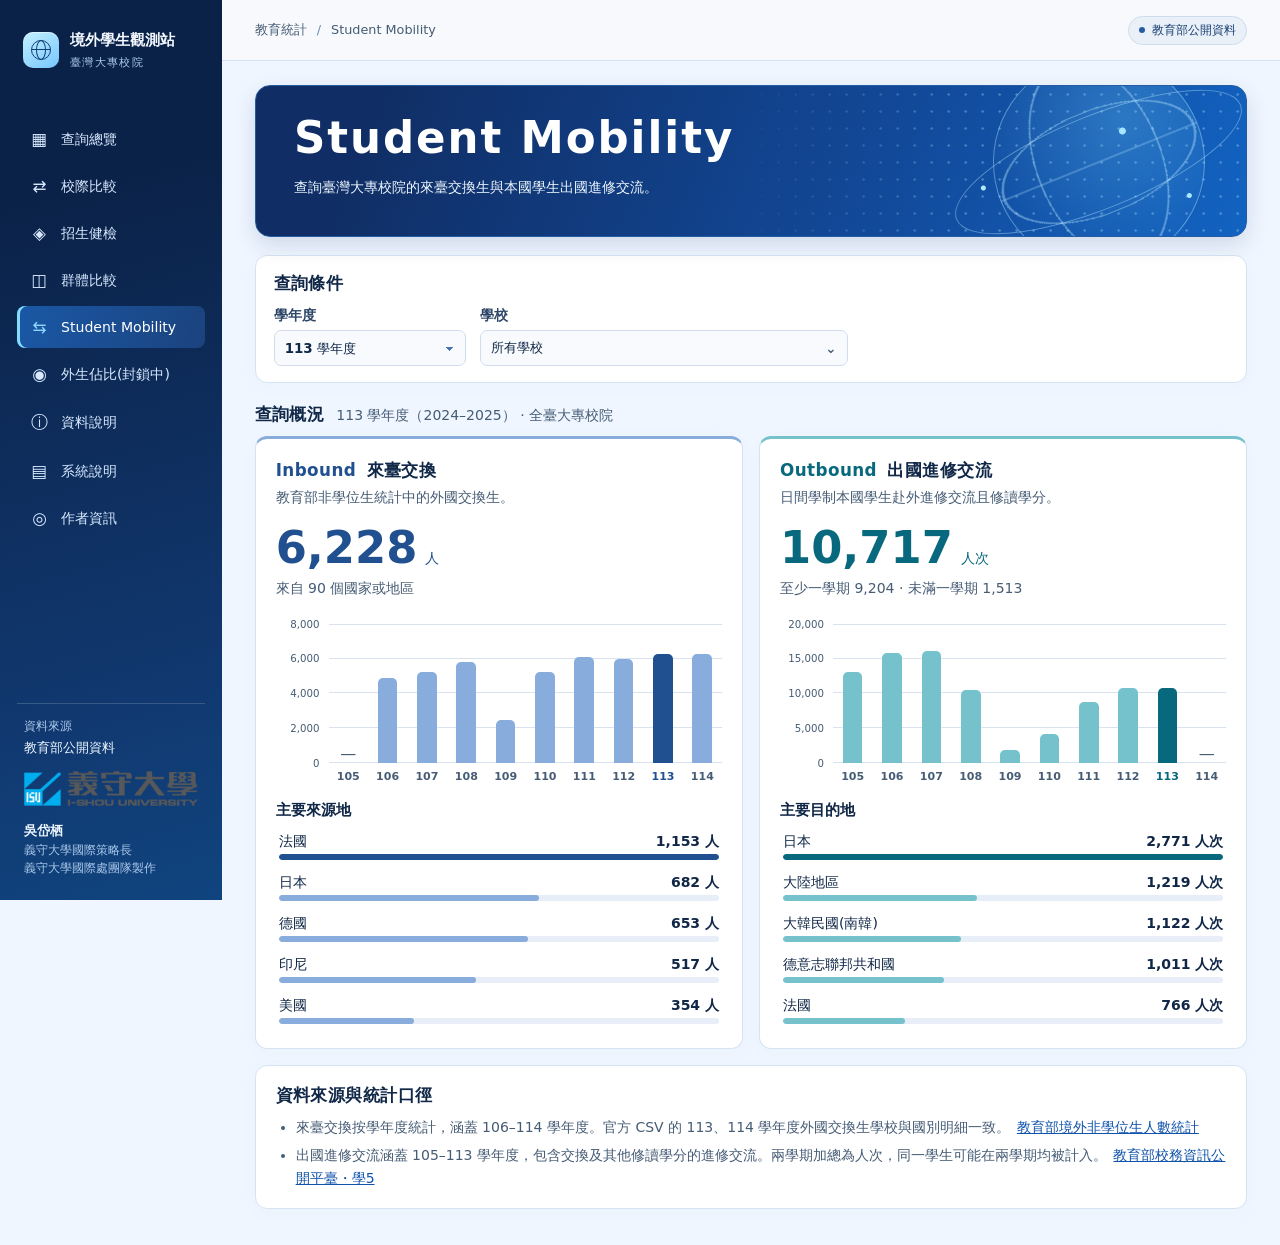
<file: docs/mobility.html>
<!doctype html>
<html lang="zh-Hant-TW">
<head>
  <meta charset="utf-8">
  <meta name="viewport" content="width=device-width, initial-scale=1">
  <meta name="description" content="依教育部公開資料查詢臺灣大專校院的來臺交換生與本國學生出國進修交流。">
  <meta name="theme-color" content="#0b2248">
  <title>Student Mobility｜境外學生觀測站</title>
  <link rel="stylesheet" href="./style.css?v=5">
  <link rel="stylesheet" href="./mobility.css?v=5">
  <script defer src="./data/catalog.js"></script>
  <script defer src="./student-site.js"></script>
  <script defer src="./student-analytics.js"></script>
  <script defer src="./data/mobility.js"></script>
  <script defer src="./mobility.js"></script>
</head>
<body>
  <a class="skip" href="#main">跳至主要內容</a>
  <div class="shell">
    <aside class="sidebar">
      <a class="brand" href="./index.html#main">
        <span class="brand-icon" aria-hidden="true"><i></i></span>
        <span>境外學生觀測站<small>臺灣大專校院</small></span>
      </a>
      <nav aria-label="頁面導覽">
        <a class="nav-link" href="./index.html#main"><span aria-hidden="true">▦</span>查詢總覽</a>
        <a class="nav-link" href="./compare.html"><span aria-hidden="true">⇄</span>校際比較</a>
        <a class="nav-link" href="./health.html"><span aria-hidden="true">◈</span>招生健檢</a>
        <a class="nav-link" href="./groups.html"><span aria-hidden="true">◫</span>群體比較</a>
        <a class="nav-link" href="#main" aria-current="page" lang="en"><span aria-hidden="true">⇆</span>Student Mobility</a>
        <a class="nav-link" href="./share.html"><span aria-hidden="true">◉</span>外生佔比(封鎖中)</a>
        <a class="nav-link" href="./sources.html"><span aria-hidden="true">ⓘ</span>資料說明</a>
        <a class="nav-link" href="./system.html"><span aria-hidden="true">▤</span>系統說明</a>
        <a class="nav-link" href="./author.html"><span aria-hidden="true">◎</span>作者資訊</a>
      </nav>
      <div class="sidebar-bottom">
        資料來源 <span>教育部公開資料</span>
        <div class="sidebar-author">
          <img class="sidebar-university-logo" src="./assets/isu-logo.png" alt="義守大學 I-SHOU UNIVERSITY" width="864" height="171">
          <span>吳岱栖</span>
          <p>義守大學國際策略長</p>
          <p>義守大學國際處團隊製作</p>
        </div>
      </div>
    </aside>

    <main id="main" tabindex="-1">
      <header class="topbar"><span>教育統計 <span class="slash" aria-hidden="true">/</span> Student Mobility</span><a href="#mobility-sources" class="data-badge">教育部公開資料</a></header>
      <div class="body mobility">
        <section class="hero" aria-labelledby="page-title">
          <div class="orbits" aria-hidden="true"></div>
          <div class="hero-content">
            <h1 id="page-title" lang="en">Student Mobility</h1>
            <p class="hero-description">查詢臺灣大專校院的來臺交換生與本國學生出國進修交流。</p>
          </div>
        </section>
        <section class="panel filters mobility-filters" aria-labelledby="mobility-filter-title">
          <h2 id="mobility-filter-title">查詢條件</h2>
          <div class="mobility-controls">
            <label class="select-field">學年度<select id="mobility-year" disabled></select></label>
            <div class="picker-field"><span id="mobility-school-label">學校</span><div id="mobility-school"></div></div>
          </div>
        </section>
        <noscript><p class="error">請啟用 JavaScript 以查詢學生流動資料。</p></noscript>
        <p class="error" id="mobility-error" role="alert" hidden>目前無法載入學生流動資料。請重新整理頁面後再試。</p>
        <div id="mobility-results" hidden>
          <div class="section-label overview-heading">
            <h2>查詢概況</h2><span id="mobility-scope" role="status"></span>
          </div>
          <div class="mobility-grid">
            <section class="panel mobility-card" aria-labelledby="inbound-title">
              <h2 id="inbound-title"><span lang="en">Inbound</span> 來臺交換</h2>
              <p class="mobility-definition">教育部非學位生統計中的外國交換生。</p>
              <p class="mobility-total" id="inbound-total"></p>
              <p class="mobility-breakdown" id="inbound-breakdown"></p>
              <div class="mobility-chart" id="inbound-chart" role="group" aria-label="來臺交換歷年人數"></div>
              <h3 id="inbound-rank-title">主要來源地</h3>
              <div id="inbound-rank" aria-labelledby="inbound-rank-title"></div>
            </section>
            <section class="panel mobility-card mobility-outbound" aria-labelledby="outbound-title">
              <h2 id="outbound-title"><span lang="en">Outbound</span> 出國進修交流</h2>
              <p class="mobility-definition">日間學制本國學生赴外進修交流且修讀學分。</p>
              <p class="mobility-total" id="outbound-total"></p>
              <p class="mobility-breakdown" id="outbound-breakdown"></p>
              <div class="mobility-chart" id="outbound-chart" role="group" aria-label="出國進修交流歷年人次"></div>
              <h3 id="outbound-rank-title">主要目的地</h3>
              <div id="outbound-rank" aria-labelledby="outbound-rank-title"></div>
            </section>
          </div>
        </div>
        <section class="panel mobility-sources" id="mobility-sources" aria-labelledby="mobility-sources-title">
          <h2 id="mobility-sources-title">資料來源與統計口徑</h2>
          <ul>
            <li>來臺交換按學年度統計，涵蓋 106–114 學年度。官方 CSV 的 113、114 學年度外國交換生學校與國別明細一致。<a href="https://data.gov.tw/dataset/6289">教育部境外非學位生人數統計</a></li>
            <li>出國進修交流涵蓋 105–113 學年度，包含交換及其他修讀學分的進修交流。兩學期加總為人次，同一學生可能在兩學期均被計入。<a href="https://udb.moe.edu.tw/udata/DetailReportList/%E5%AD%B8%E7%94%9F%E9%A1%9E/SirdContinuingEducationAndExchangeStudent108/Index">教育部校務資訊公開平臺・學5</a></li>
          </ul>
        </section>
      </div>
    </main>
  </div>
</body>
</html>
</file>
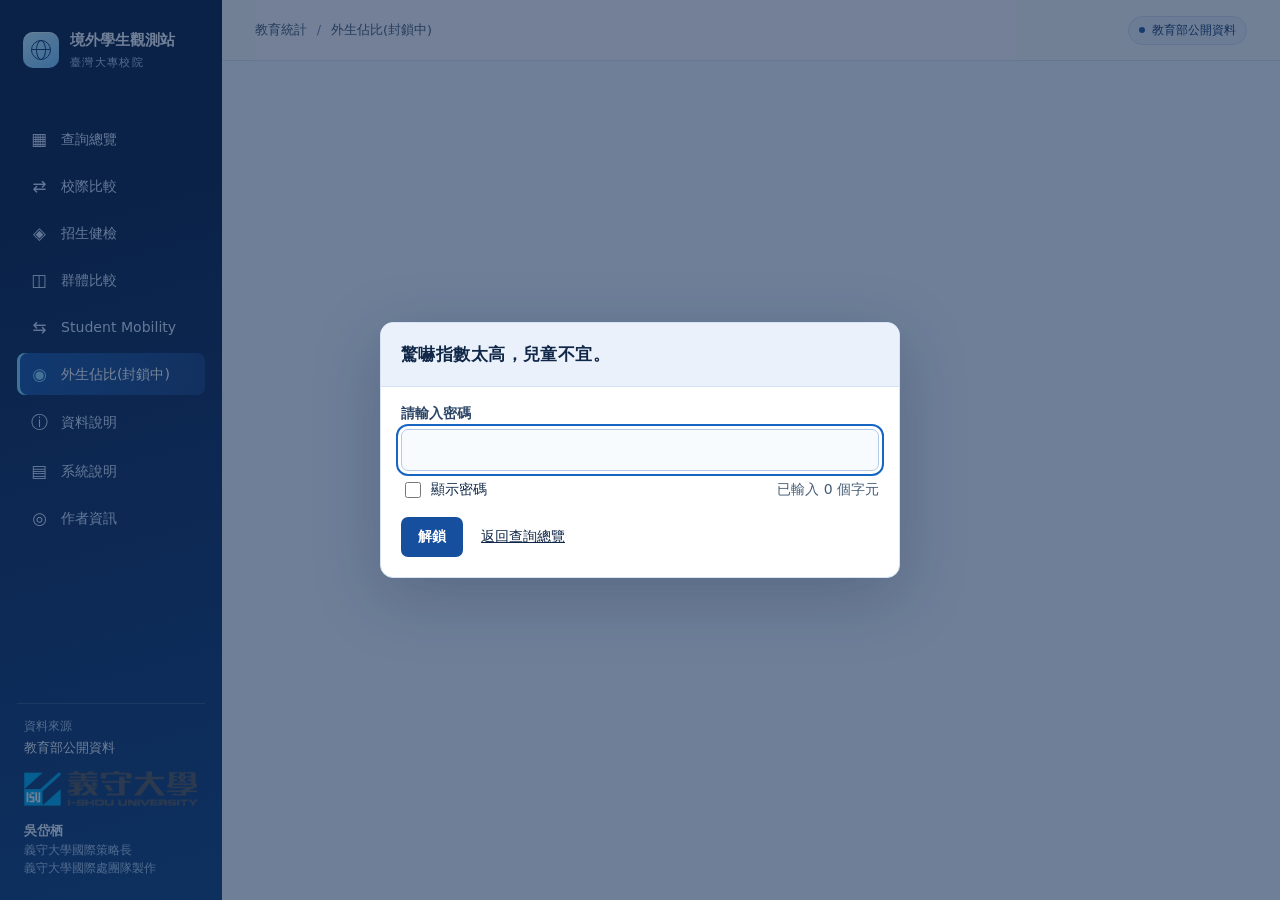
<file: docs/share.html>
<!doctype html>
<html lang="zh-Hant-TW">
<head>
  <meta charset="utf-8">
  <meta name="viewport" content="width=device-width, initial-scale=1">
  <meta name="description" content="依教育部公開資料查詢106至114學年度各校、各科系境外學位生佔正式學籍在學學生的比例。">
  <meta name="theme-color" content="#0b2248">
  <title>外生佔比(封鎖中)｜境外學生觀測站</title>
  <link rel="stylesheet" href="./style.css?v=5">
  <link rel="stylesheet" href="./compare.css?v=5">
  <link rel="stylesheet" href="./groups.css?v=5">
  <link rel="stylesheet" href="./share.css?v=5">
  <script defer src="./share-gate.js?v=4"></script>
</head>
<body>
  <a class="skip" href="#main">跳至主要內容</a>
  <div class="shell">
    <aside class="sidebar">
      <a class="brand" href="./index.html#main">
        <span class="brand-icon" aria-hidden="true"><i></i></span>
        <span>境外學生觀測站<small>臺灣大專校院</small></span>
      </a>
      <nav aria-label="頁面導覽">
        <a class="nav-link" href="./index.html#main"><span aria-hidden="true">▦</span>查詢總覽</a>
        <a class="nav-link" href="./compare.html"><span aria-hidden="true">⇄</span>校際比較</a>
        <a class="nav-link" href="./health.html"><span aria-hidden="true">◈</span>招生健檢</a>
        <a class="nav-link" href="./groups.html"><span aria-hidden="true">◫</span>群體比較</a>
        <a class="nav-link" href="./mobility.html"><span aria-hidden="true">⇆</span>Student Mobility</a>
        <a class="nav-link" href="#main" aria-current="page"><span aria-hidden="true">◉</span>外生佔比(封鎖中)</a>
        <a class="nav-link" href="./sources.html"><span aria-hidden="true">ⓘ</span>資料說明</a>
        <a class="nav-link" href="./system.html"><span aria-hidden="true">▤</span>系統說明</a>
        <a class="nav-link" href="./author.html"><span aria-hidden="true">◎</span>作者資訊</a>
      </nav>
      <div class="sidebar-bottom">
        資料來源 <span>教育部公開資料</span>
        <div class="sidebar-author">
          <img class="sidebar-university-logo" src="./assets/isu-logo.png" alt="義守大學 I-SHOU UNIVERSITY" width="864" height="171">
          <span>吳岱栖</span>
          <p>義守大學國際策略長</p>
          <p>義守大學國際處團隊製作</p>
        </div>
      </div>
    </aside>

    <main id="main" tabindex="-1">
      <header class="topbar"><span>教育統計 <span class="slash" aria-hidden="true">/</span> 外生佔比(封鎖中)</span><a href="./sources.html" class="data-badge">教育部公開資料</a></header>
      <dialog class="department-dialog share-gate" id="share-gate" aria-labelledby="share-gate-title">
        <div class="department-dialog-head"><h2 id="share-gate-title">驚嚇指數太高，兒童不宜。</h2></div>
        <form class="department-dialog-body" method="dialog" id="share-unlock-form">
          <label class="select-field" for="share-passcode">請輸入密碼
            <input id="share-passcode" type="password" inputmode="text" autocomplete="off" autocapitalize="none" autocorrect="off" spellcheck="false" required autofocus aria-describedby="share-passcode-count share-gate-status">
          </label>
          <div class="share-passcode-tools">
            <label class="share-passcode-visibility"><input id="share-show-passcode" type="checkbox" aria-controls="share-passcode">顯示密碼</label>
            <span id="share-passcode-count">已輸入 0 個字元</span>
          </div>
          <p class="share-gate-status" id="share-gate-status" role="status"></p>
          <div class="share-gate-actions">
            <button type="submit" class="share-unlock-button">解鎖</button>
            <a href="./index.html#main">返回查詢總覽</a>
          </div>
        </form>
      </dialog>
      <noscript><p class="body">請啟用 JavaScript 才能解鎖外生佔比。</p></noscript>
      <div class="body compare" id="share-protected" hidden>
        <section class="hero" aria-labelledby="page-title">
          <div class="orbits" aria-hidden="true"></div>
          <div class="hero-content">
            <h1 id="page-title">外生佔比(封鎖中)</h1>
            <p class="hero-description">查看境外學位生在各校與各科系的比例。</p>
          </div>
        </section>
        <section class="panel filters cohort-panel" aria-labelledby="share-filters-title">
          <h2 id="share-filters-title">查詢條件</h2>
          <div class="cohort-controls">
            <label class="select-field">學年度<select id="share-year"></select></label>
            <label class="select-field">公私立<select id="share-ownership"><option value="">全部</option><option value="公立">公立</option><option value="私立">私立</option></select></label>
            <label class="select-field">學校類型<select id="share-type"><option value="">全部</option><option value="general">一般大學</option><option value="technical">科技大學</option></select></label>
            <div class="picker-field"><span id="share-school-label">學校</span><div id="share-school-picker"></div></div>
            <label class="select-field">學科領域<select id="share-domain"></select></label>
          </div>
          <p class="compare-note panel-note">境外學位生佔比＝境外學位生人數 ÷ 正式學籍在學總人數 × 100%。總人數包含本地生與境外生，涵蓋日間及進修學制。</p>
          <p class="compare-note panel-note">公私立與學校類型依各學年度教育部校別分類。科技大學包含技專校院類別中的大學。</p>
        </section>
        <p id="share-error" class="error" role="alert" hidden></p>
        <section id="share-results" aria-busy="true">
          <div class="section-label"><h2 id="share-scope">載入統計資料中…</h2></div>
          <div class="metrics compare-metrics" id="share-metrics"></div>
          <p class="compare-note panel-note" id="share-coverage"></p>
          <section class="panel compare-panel" id="share-history" aria-labelledby="share-history-title">
            <div class="panel-head share-toolbar">
              <h2 id="share-history-title">歷年本地生與境外學位生佔比</h2>
              <div class="share-history-legend"><span class="share-local-key">本地生</span><span class="share-foreign-key">境外學位生</span></div>
            </div>
            <div id="share-history-chart" aria-busy="true"></div>
            <p class="compare-note panel-note" id="share-history-note"></p>
            <details class="trend-numbers">
              <summary>查看各年度人數與比例</summary>
              <div class="table-scroll" id="share-history-table" tabindex="0" aria-label="歷年本地生與境外學位生人數及比例"></div>
            </details>
          </section>
          <section class="panel compare-panel" aria-labelledby="share-table-title">
            <div class="panel-head share-toolbar">
              <h2 id="share-table-title">各校境外學位生佔比</h2>
              <div class="segments" role="group" aria-label="統計層級">
                <button type="button" data-share-view="school" aria-pressed="true">各校</button>
                <button type="button" data-share-view="department" aria-pressed="false">各科系</button>
              </div>
            </div>
            <div class="share-toolbar">
              <label class="select-field">排序<select id="share-sort"><option value="ratio">佔比由高到低</option><option value="foreign">境外學位生由多到少</option><option value="total">在學總人數由多到少</option></select></label>
              <label class="table-search">搜尋學校／科系<input type="search" id="share-search" placeholder="輸入名稱或代碼"></label>
            </div>
            <div class="table-scroll" id="share-table" tabindex="0" aria-labelledby="share-table-title"></div>
            <p class="compare-note panel-note" id="share-emi-note" hidden></p>
            <div class="pagination"><span id="share-count"></span><button type="button" id="share-prev" class="text-button">上一頁</button><span id="share-page"></span><button type="button" id="share-next" class="text-button">下一頁</button></div>
          </section>
        </section>
        <section class="panel compare-panel">
          <h2>統計範圍</h2>
          <p class="compare-note panel-note">兩份資料皆採同學年度10月15日統計。各校彙總依學校及科系代碼對應。各科系明細另比對系所或班別名稱，共用代碼的普通班和專班分別計算。境外學位生包含外籍生、僑生（含港澳）及陸生。班別名稱無法完整對應或人數範圍有出入時，相關班別佔比顯示「—」。</p>
          <p class="compare-note panel-note">缺少在學總人數、分母為0或境外學位生超過總人數時，佔比顯示「—」。113學年度起在學總數納入國際專修部學位先修生。各校系所改名、合併或填報範圍差異可能影響比較。</p>
          <div class="source-links"><a href="https://data.gov.tw/dataset/9622" target="_blank" rel="noopener">教育部各校科系別學生數</a><a href="https://data.gov.tw/dataset/6289" target="_blank" rel="noopener">教育部境外學生人數</a></div>
        </section>
      </div>
    </main>
  </div>
</body>
</html>
</file>
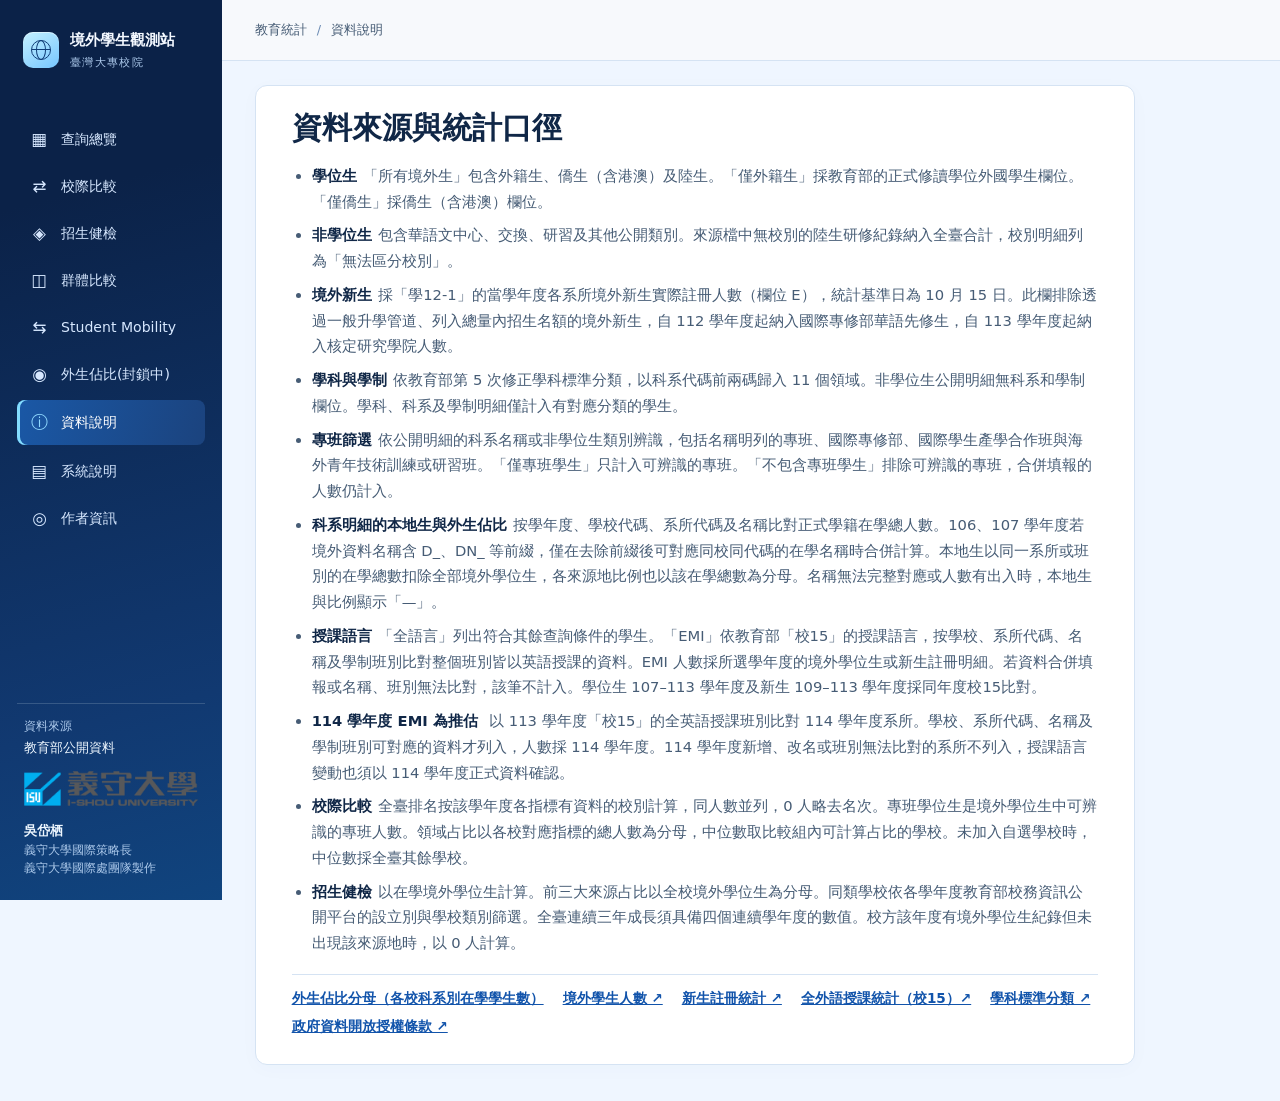
<file: docs/sources.html>
<!doctype html>
<html lang="zh-Hant-TW">
<head>
  <meta charset="utf-8">
  <meta name="viewport" content="width=device-width, initial-scale=1">
  <meta name="description" content="臺灣境外學生觀測站的資料來源與統計口徑。">
  <meta name="theme-color" content="#0b2248">
  <title>資料說明｜境外學生觀測站</title>
  <link rel="stylesheet" href="./style.css?v=5">
</head>
<body>
  <a class="skip" href="#main">跳至主要內容</a>
  <div class="shell">
    <aside class="sidebar">
      <a class="brand" href="./index.html#main">
        <span class="brand-icon" aria-hidden="true"><i></i></span>
        <span>境外學生觀測站<small>臺灣大專校院</small></span>
      </a>
      <nav aria-label="頁面導覽">
        <a class="nav-link" href="./index.html#main"><span aria-hidden="true">▦</span>查詢總覽</a>
        <a class="nav-link" href="./compare.html"><span aria-hidden="true">⇄</span>校際比較</a>
        <a class="nav-link" href="./health.html"><span aria-hidden="true">◈</span>招生健檢</a>
        <a class="nav-link" href="./groups.html"><span aria-hidden="true">◫</span>群體比較</a>
        <a class="nav-link" href="./mobility.html"><span aria-hidden="true">⇆</span>Student Mobility</a>
        <a class="nav-link" href="./share.html"><span aria-hidden="true">◉</span>外生佔比(封鎖中)</a>
        <a class="nav-link" href="#main" aria-current="page"><span aria-hidden="true">ⓘ</span>資料說明</a>
        <a class="nav-link" href="./system.html"><span aria-hidden="true">▤</span>系統說明</a>
        <a class="nav-link" href="./author.html"><span aria-hidden="true">◎</span>作者資訊</a>
      </nav>
      <div class="sidebar-bottom">
        資料來源 <span>教育部公開資料</span>
        <div class="sidebar-author">
          <img class="sidebar-university-logo" src="./assets/isu-logo.png" alt="義守大學 I-SHOU UNIVERSITY" width="864" height="171">
          <span>吳岱栖</span>
          <p>義守大學國際策略長</p>
          <p>義守大學國際處團隊製作</p>
        </div>
      </div>
    </aside>

    <main id="main" tabindex="-1">
      <header class="topbar"><span>教育統計 <span class="slash" aria-hidden="true">/</span> 資料說明</span></header>
      <div class="body">
        <section class="panel sources" id="sources" aria-labelledby="sources-title">
          <h1 id="sources-title">資料來源與統計口徑</h1>
          <ul>
            <li><strong>學位生</strong>「所有境外生」包含外籍生、僑生（含港澳）及陸生。「僅外籍生」採教育部的正式修讀學位外國學生欄位。「僅僑生」採僑生（含港澳）欄位。</li>
            <li><strong>非學位生</strong>包含華語文中心、交換、研習及其他公開類別。來源檔中無校別的陸生研修紀錄納入全臺合計，校別明細列為「無法區分校別」。</li>
            <li><strong>境外新生</strong>採「學12-1」的當學年度各系所境外新生實際註冊人數（欄位 E），統計基準日為 10 月 15 日。此欄排除透過一般升學管道、列入總量內招生名額的境外新生，自 112 學年度起納入國際專修部華語先修生，自 113 學年度起納入核定研究學院人數。</li>
            <li><strong>學科與學制</strong>依教育部第 5 次修正學科標準分類，以科系代碼前兩碼歸入 11 個領域。非學位生公開明細無科系和學制欄位。學科、科系及學制明細僅計入有對應分類的學生。</li>
            <li><strong>專班篩選</strong>依公開明細的科系名稱或非學位生類別辨識，包括名稱明列的專班、國際專修部、國際學生產學合作班與海外青年技術訓練或研習班。「僅專班學生」只計入可辨識的專班。「不包含專班學生」排除可辨識的專班，合併填報的人數仍計入。</li>
            <li><strong>科系明細的本地生與外生佔比</strong>按學年度、學校代碼、系所代碼及名稱比對正式學籍在學總人數。106、107 學年度若境外資料名稱含 D_、DN_ 等前綴，僅在去除前綴後可對應同校同代碼的在學名稱時合併計算。本地生以同一系所或班別的在學總數扣除全部境外學位生，各來源地比例也以該在學總數為分母。名稱無法完整對應或人數有出入時，本地生與比例顯示「—」。</li>
            <li><strong>授課語言</strong>「全語言」列出符合其餘查詢條件的學生。「EMI」依教育部「校15」的授課語言，按學校、系所代碼、名稱及學制班別比對整個班別皆以英語授課的資料。EMI 人數採所選學年度的境外學位生或新生註冊明細。若資料合併填報或名稱、班別無法比對，該筆不計入。學位生 107–113 學年度及新生 109–113 學年度採同年度校15比對。</li>
            <li><strong>114 學年度 EMI 為推估</strong> 以 113 學年度「校15」的全英語授課班別比對 114 學年度系所。學校、系所代碼、名稱及學制班別可對應的資料才列入，人數採 114 學年度。114 學年度新增、改名或班別無法比對的系所不列入，授課語言變動也須以 114 學年度正式資料確認。</li>
            <li><strong>校際比較</strong>全臺排名按該學年度各指標有資料的校別計算，同人數並列，0 人略去名次。專班學位生是境外學位生中可辨識的專班人數。領域占比以各校對應指標的總人數為分母，中位數取比較組內可計算占比的學校。未加入自選學校時，中位數採全臺其餘學校。</li>
            <li><strong>招生健檢</strong>以在學境外學位生計算。前三大來源占比以全校境外學位生為分母。同類學校依各學年度教育部校務資訊公開平台的設立別與學校類別篩選。全臺連續三年成長須具備四個連續學年度的數值。校方該年度有境外學位生紀錄但未出現該來源地時，以 0 人計算。</li>
          </ul>
          <div class="source-links">
            <a href="https://data.gov.tw/dataset/9622" target="_blank" rel="noopener">外生佔比分母（各校科系別在學學生數）</a>
            <a href="https://data.gov.tw/dataset/6289" target="_blank" rel="noopener">境外學生人數 ↗</a>
            <a href="https://udb.moe.edu.tw/udata/StatDepartmentRegistrationRate" target="_blank" rel="noopener">新生註冊統計 ↗</a>
            <a href="https://udb.moe.edu.tw/udata/SirdSchoolEstablishForeighnLanguageTeaching" target="_blank" rel="noopener">全外語授課統計（校15）↗</a>
            <a href="https://depart.moe.edu.tw/ed4500/cp.aspx?n=283412AE33AC4D71" target="_blank" rel="noopener">學科標準分類 ↗</a>
            <a href="https://data.gov.tw/license" target="_blank" rel="noopener">政府資料開放授權條款 ↗</a>
          </div>
        </section>
      </div>
    </main>
  </div>
</body>
</html>
</file>
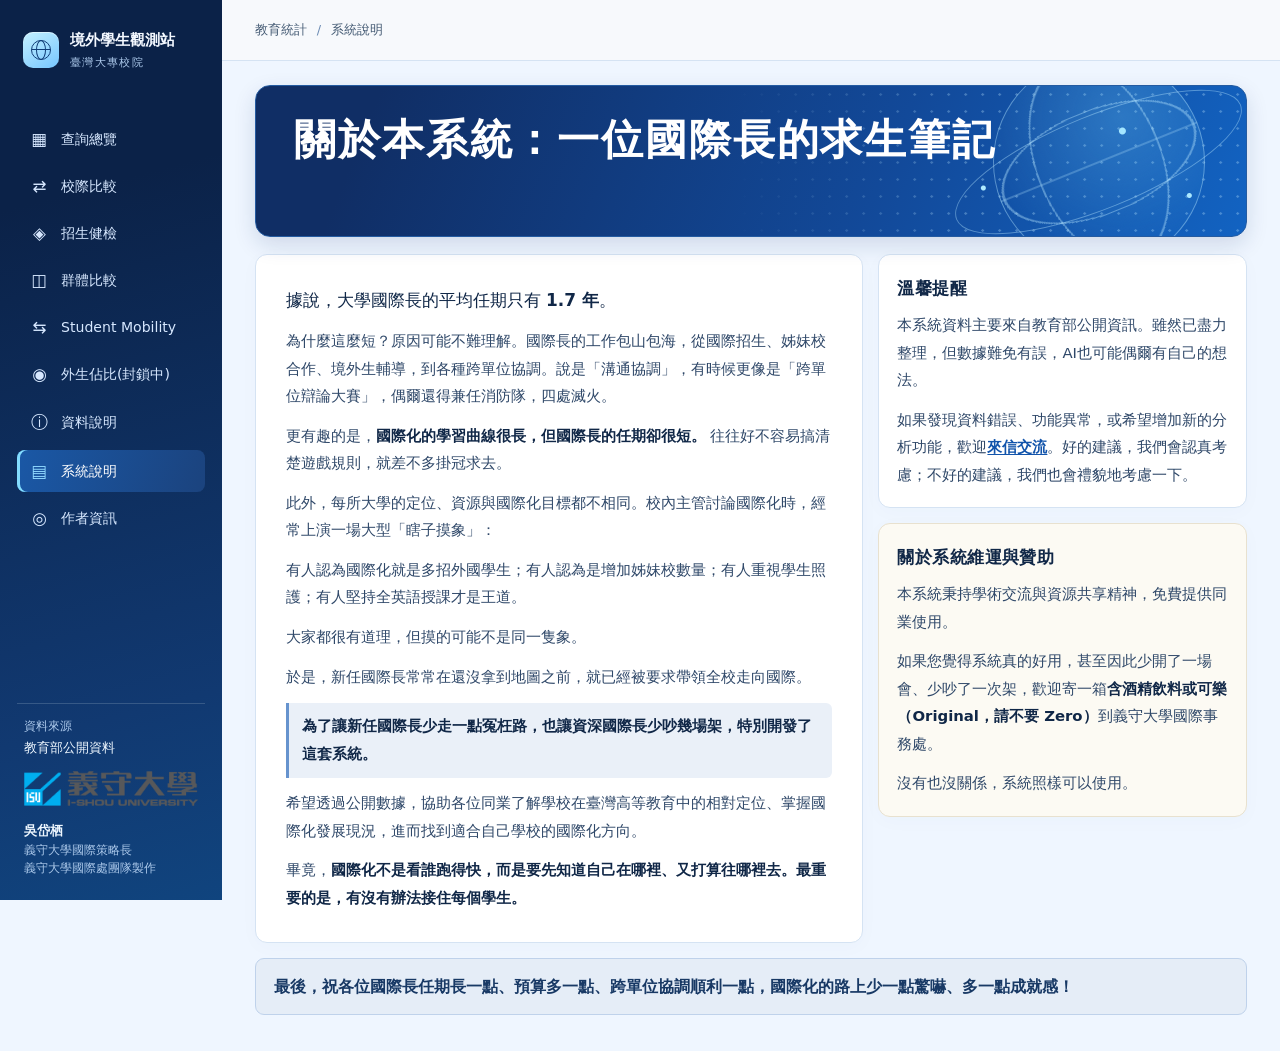
<file: docs/system.html>
<!doctype html>
<html lang="zh-Hant-TW">
<head>
  <meta charset="utf-8">
  <meta name="viewport" content="width=device-width, initial-scale=1">
  <meta name="description" content="臺灣境外學生觀測站的開發初衷、使用提醒與維運說明。">
  <meta name="theme-color" content="#0b2248">
  <title>系統說明｜境外學生觀測站</title>
  <link rel="stylesheet" href="./style.css?v=5">
</head>
<body>
  <a class="skip" href="#main">跳至主要內容</a>
  <div class="shell">
    <aside class="sidebar">
      <a class="brand" href="./index.html#main">
        <span class="brand-icon" aria-hidden="true"><i></i></span>
        <span>境外學生觀測站<small>臺灣大專校院</small></span>
      </a>
      <nav aria-label="頁面導覽">
        <a class="nav-link" href="./index.html#main"><span aria-hidden="true">▦</span>查詢總覽</a>
        <a class="nav-link" href="./compare.html"><span aria-hidden="true">⇄</span>校際比較</a>
        <a class="nav-link" href="./health.html"><span aria-hidden="true">◈</span>招生健檢</a>
        <a class="nav-link" href="./groups.html"><span aria-hidden="true">◫</span>群體比較</a>
        <a class="nav-link" href="./mobility.html"><span aria-hidden="true">⇆</span>Student Mobility</a>
        <a class="nav-link" href="./share.html"><span aria-hidden="true">◉</span>外生佔比(封鎖中)</a>
        <a class="nav-link" href="./sources.html"><span aria-hidden="true">ⓘ</span>資料說明</a>
        <a class="nav-link" href="#main" aria-current="page"><span aria-hidden="true">▤</span>系統說明</a>
        <a class="nav-link" href="./author.html"><span aria-hidden="true">◎</span>作者資訊</a>
      </nav>
      <div class="sidebar-bottom">
        資料來源 <span>教育部公開資料</span>
        <div class="sidebar-author">
          <img class="sidebar-university-logo" src="./assets/isu-logo.png" alt="義守大學 I-SHOU UNIVERSITY" width="864" height="171">
          <span>吳岱栖</span>
          <p>義守大學國際策略長</p>
          <p>義守大學國際處團隊製作</p>
        </div>
      </div>
    </aside>

    <main id="main" tabindex="-1">
      <header class="topbar"><span>教育統計 <span class="slash" aria-hidden="true">/</span> 系統說明</span></header>
      <div class="body system-page">
        <header class="hero system-hero">
          <div class="orbits" aria-hidden="true"></div>
          <div class="hero-content">
            <h1 id="system-title">關於本系統：一位國際長的求生筆記</h1>
          </div>
        </header>

        <div class="system-layout">
          <article class="panel system-story system-prose" aria-labelledby="system-title">
            <p class="system-lead">據說，大學國際長的平均任期只有 <strong>1.7 年</strong>。</p>
            <p>為什麼這麼短？原因可能不難理解。國際長的工作包山包海，從國際招生、姊妹校合作、境外生輔導，到各種跨單位協調。說是「溝通協調」，有時候更像是「跨單位辯論大賽」，偶爾還得兼任消防隊，四處滅火。</p>
            <p>更有趣的是，<strong>國際化的學習曲線很長，但國際長的任期卻很短。</strong> 往往好不容易搞清楚遊戲規則，就差不多掛冠求去。</p>
            <p>此外，每所大學的定位、資源與國際化目標都不相同。校內主管討論國際化時，經常上演一場大型「瞎子摸象」：</p>
            <p>有人認為國際化就是多招外國學生；有人認為是增加姊妹校數量；有人重視學生照護；有人堅持全英語授課才是王道。</p>
            <p>大家都很有道理，但摸的可能不是同一隻象。</p>
            <p>於是，新任國際長常常在還沒拿到地圖之前，就已經被要求帶領全校走向國際。</p>
            <p class="system-purpose"><strong>為了讓新任國際長少走一點冤枉路，也讓資深國際長少吵幾場架，特別開發了這套系統。</strong></p>
            <p>希望透過公開數據，協助各位同業了解學校在臺灣高等教育中的相對定位、掌握國際化發展現況，進而找到適合自己學校的國際化方向。</p>
            <p>畢竟，<strong>國際化不是看誰跑得快，而是要先知道自己在哪裡、又打算往哪裡去。最重要的是，有沒有辦法接住每個學生。</strong></p>
          </article>

          <div class="system-notes">
            <section class="panel system-note system-prose" aria-labelledby="system-reminder">
              <h2 id="system-reminder">溫馨提醒</h2>
              <p>本系統資料主要來自教育部公開資訊。雖然已盡力整理，但數據難免有誤，AI也可能偶爾有自己的想法。</p>
              <p>如果發現資料錯誤、功能異常，或希望增加新的分析功能，歡迎<a href="mailto:taichiwu@isu.edu.tw">來信交流</a>。好的建議，我們會認真考慮；不好的建議，我們也會禮貌地考慮一下。</p>
            </section>

            <section class="panel system-note system-support system-prose" aria-labelledby="system-support">
              <h2 id="system-support">關於系統維運與贊助</h2>
              <p>本系統秉持學術交流與資源共享精神，免費提供同業使用。</p>
              <p>如果您覺得系統真的好用，甚至因此少開了一場會、少吵了一次架，歡迎寄一箱<strong>含酒精飲料或可樂（Original，請不要 Zero）</strong>到義守大學國際事務處。</p>
              <p>沒有也沒關係，系統照樣可以使用。</p>
            </section>
          </div>
        </div>

        <p class="system-signoff"><strong>最後，祝各位國際長任期長一點、預算多一點、跨單位協調順利一點，國際化的路上少一點驚嚇、多一點成就感！</strong></p>
      </div>
    </main>
  </div>
</body>
</html>
</file>
<file: docs/style.css>
:root {
  color-scheme: light;
  --ink: #102747;
  --muted: #465c75;
  --line: #d5e3f3;
  --paper: #eff6ff;
  --green: #1254ab;
  --deep: #0b2248;
  --mint: #e1efff;
  --white: #fff;
  font-family: "Segoe UI", "Noto Sans TC", "Microsoft JhengHei", system-ui, sans-serif;
  color: var(--ink);
  background: var(--paper);
}
* { box-sizing: border-box; }
body { margin: 0; }
a { color: inherit; }
button, input, select { font: inherit; }
button, summary, select { cursor: pointer; }
button:disabled, select:disabled { cursor: default; }
:focus-visible { outline: 2px solid #1765c2; outline-offset: 3px; }
[hidden] { display: none !important; }
h1, h2, p { margin: 0; }
h2 { font-size: 1.05rem; letter-spacing: .025em; }
.skip { position: fixed; top: 10px; left: 12px; z-index: 9; background: white; padding: 10px; transform: translateY(-160%); }
.skip:focus { transform: none; }
.visually-hidden { position: absolute; width: 1px; height: 1px; overflow: hidden; clip-path: inset(50%); white-space: nowrap; }

.shell { display: grid; grid-template-columns: 222px minmax(0, 1fr); min-height: 100vh; }
.sidebar { position: sticky; top: 0; display: flex; flex-direction: column; height: 100dvh; background: var(--deep); color: #f3f8ff; padding: 30px 17px 22px; }
.brand { display: flex; gap: 11px; align-items: center; padding: 0 6px; text-decoration: none; font-weight: 750; font-size: .95rem; }
.brand small { display: block; margin-top: 4px; color: #abc8ea; font-weight: 500; font-size: .71rem; letter-spacing: .12em; }
.brand-icon { width: 36px; height: 36px; border-radius: 10px; flex: none; background: #90d9ff; color: #103d76; display: grid; place-items: center; }
.brand-icon i { width: 20px; height: 20px; border: 1.5px solid; border-radius: 50%; position: relative; }
.brand-icon i::before { content: ""; position: absolute; inset: -1px 4px; border: 1px solid; border-radius: 50%; }
.brand-icon i::after { content: ""; position: absolute; top: 8px; left: 0; right: 0; border-top: 1px solid; }
.sidebar nav { display: grid; gap: 5px; margin-top: 48px; }
.nav-link { display: flex; align-items: center; gap: 12px; border-radius: 8px; padding: 11px 13px; color: #d7e8ff; text-decoration: none; font-size: .88rem; }
.nav-link span { width: 19px; text-align: center; font-size: 1.05rem; }
.nav-link:hover, .nav-link[aria-current="page"] { background: #1c4891; color: #ffffff; }
.nav-link[aria-current="page"] span { color: #90d9ff; }
.sidebar-bottom { margin-top: auto; border-top: 1px solid #365987; padding: 15px 7px 0; font-size: .73rem; color: #abc8ea; }
.sidebar-bottom span { display: block; font-size: .82rem; color: #eef7ff; margin-top: 5px; }
.sidebar-author { margin-top: 14px; line-height: 1.6; }
.sidebar-author span { font-weight: 700; }

.topbar { min-height: 61px; display: flex; gap: 12px; align-items: center; justify-content: space-between; border-bottom: 1px solid var(--line); padding: 10px clamp(16px, 2.55vw, 36px); color: var(--muted); font-size: .8rem; background: #f7f9fc; }
.slash { margin: 0 6px; color: #6d8cb4; }
.data-badge { display: inline-flex; align-items: center; gap: 7px; border: 1px solid #cfdcee; background: #eaf0f8; color: #1a4175; border-radius: 18px; font-size: .75rem; padding: 5px 10px; text-decoration: none; white-space: nowrap; }
.data-badge::before { content: ""; width: 6px; height: 6px; border-radius: 50%; background: #265ca3; }
.body { max-width: 1500px; margin: 0 auto; padding: 24px clamp(16px, 2.55vw, 36px) 36px; }
.hero { position: relative; overflow: hidden; isolation: isolate; border-radius: 15px; background: linear-gradient(110deg,#102e65 5%, #124999 62%, #1263c2); color: #ffffff; padding: 27px clamp(20px, 3vw, 40px) 30px; }
.hero-content { position: relative; z-index: 1; }
.hero-scope { color: #bde7ff; letter-spacing: .095em; font-size: .79rem; font-weight: 650; }
.hero h1 { font-size: clamp(1.9rem, 3.4vw, 3.15rem); font-weight: 780; line-height: 1.18; margin: 8px 0 12px; letter-spacing: .045em; }
.hero-description { color: #edf7ff; font-size: .9rem; line-height: 1.65; }

.panel { background: var(--white); border: 1px solid var(--line); border-radius: 12px; min-width: 0; }
.filters { padding: 16px 18px 11px; margin-top: 18px; }
.filter-header, .filter-footer, .panel-head, .section-label, .pagination { display: flex; align-items: center; justify-content: space-between; gap: 12px; }
.segments { display: inline-flex; padding: 3px; border: 1px solid #dae3ee; border-radius: 8px; gap: 2px; background: #eef3f9; }
.segments button { border: 0; background: none; font-size: .8rem; color: var(--muted); padding: 5px 11px; border-radius: 5px; white-space: nowrap; }
.segments button[aria-pressed="true"] { background: var(--deep); color: white; font-weight: 650; }
.filter-grid { display: grid; grid-template-columns: .9fr 1.3fr 1.05fr 1fr 1.1fr 1fr .85fr; gap: 12px; margin-top: 13px; }
.filter-grid[data-mode="newcomers"], .filter-grid[data-mode="nondegree"] { grid-template-columns: .9fr 1.3fr 1.1fr 1fr .85fr; }
.select-field, .picker-field { display: grid; gap: 5px; align-content: start; min-width: 0; font-size: .75rem; font-weight: 650; color: #2d4667; }
select, .picker summary, .picker input, .table-search input { background: #f8fafd; color: var(--ink); border: 1px solid #d1ddec; width: 100%; min-width: 0; border-radius: 7px; padding: 7px 10px; font-weight: 550; font-size: .84rem; height: 36px; }
select { text-overflow: ellipsis; }
select:disabled { opacity: .55; }
.picker { position: relative; min-width: 0; }
.picker summary { display: flex; align-items: center; justify-content: space-between; gap: 8px; list-style: none; }
.picker summary span { overflow: hidden; text-overflow: ellipsis; white-space: nowrap; }
.picker summary::-webkit-details-marker { display: none; }
.picker summary::after { content: "⌄"; color: var(--muted); }
.picker-popover { position: absolute; z-index: 5; width: max(100%, 235px); top: calc(100% + 6px); border: 1px solid var(--line); border-radius: 9px; padding: 8px; background: white; box-shadow: 0 9px 25px #10274720; }
.picker-options { max-height: 240px; overflow-y: auto; margin-top: 5px; }
.picker-options button, .picker-options p { display: block; width: 100%; text-align: left; padding: 7px 8px; border: 0; background: white; color: var(--ink); border-radius: 4px; font-size: .8rem; line-height: 1.45; }
.picker-options button:hover, .picker-options button[aria-current="true"] { background: #dfe9f7; }
.filter-footer { margin-top: 10px; }
.filter-programs, .program-field { display: flex; align-items: center; }
.filter-programs { flex-wrap: wrap; gap: 4px 10px; min-width: 0; }
.program-field { flex-wrap: wrap; gap: 7px; }
.program-field select { width: auto; max-width: 100%; }
.filter-footer p, #filter-note, #language-note { font-size: .73rem; color: var(--muted); line-height: 1.55; }
#filter-note, #language-note:not(:empty) { margin-top: 6px; }
.text-button { border: 0; background: transparent; color: var(--green); padding: 4px 0; font-size: .77rem; font-weight: 650; flex: none; }
.text-button:hover { text-decoration: underline; }
.section-label { margin: 20px 0 10px; }
.section-label span { color: var(--muted); font-size: .75rem; text-align: right; }
.section-label.overview-heading { align-items: baseline; flex-flow: row wrap; justify-content: flex-start; gap: 4px 12px; }
.section-label.overview-heading span { text-align: start; }
.error { background: #f9eeee; color: #813a2d; border-radius: 8px; padding: 12px; font-size: .9rem; }

.metrics { display: grid; grid-template-columns: repeat(4,minmax(0,1fr)); gap: 12px; }
.metrics > .empty { grid-column: 1 / -1; }
.metric { min-height: 114px; text-align: left; position: relative; background: white; border: 1px solid var(--line); border-radius: 11px; padding: 13px 16px; color: var(--ink); min-width: 0; }
.metric.lead { background: #e5edf7; border-color: #bfd2eb; }
.metric-label { display: block; position: relative; min-width: 0; color: #274367; font-size: .79rem; font-weight: 680; }
.metric-value { display: block; font-size: clamp(1.45rem, 2.5vw, 2.37rem); line-height: 1.16; margin: 6px 0 4px; font-weight: 760; letter-spacing: -.03em; font-variant-numeric: tabular-nums; }
.metric-value small { font-size: .75rem; letter-spacing: 0; margin-left: 6px; color: var(--muted); font-weight: 550; }
.metric-foot { display: block; color: var(--muted); font-size: .72rem; line-height: 1.4; }
.charts { display: grid; grid-template-columns: minmax(0,1.43fr) minmax(0,1fr); gap: 14px; margin-top: 16px; }
.trend, .ranking, .detail { padding: 16px 18px; }
.panel-head { align-items: flex-start; }
.panel-head p { color: var(--muted); font-size: .76rem; line-height: 1.55; margin-top: 5px; }
.unit { flex: none; background: #ecf1f7; color: #38547a; font-size: .69rem; border-radius: 5px; padding: 4px 7px; }
.trend-body { margin-top: 24px; }
.trend > .outline-button { margin-top: 12px; }
.trend-chart { display: grid; grid-template-columns: 53px minmax(0, 1fr); min-height: 160px; }
.axis { position: relative; height: 139px; color: var(--muted); font-size: .64rem; font-variant-numeric: tabular-nums; }
.axis span { position: absolute; right: 9px; transform: translateY(50%); }
.plot { position: relative; display: grid; grid-auto-flow: column; grid-auto-columns: 1fr; align-items: stretch; height: 139px; background: repeating-linear-gradient(to top, #d9e2ef 0 1px, transparent 1px 25%); }
.plot::before { content: ""; position: absolute; width: 100%; top: 0; border-top: 1px solid #d9e2ef; }
.plot button { display: flex; flex-direction: column; align-items: center; justify-content: flex-end; position: relative; padding: 0; background: transparent; border: 0; color: var(--muted); min-width: 0; }
.plot .bar { width: 50%; max-width: 36px; min-height: 2px; background: #75aaf0; border-radius: 5px 5px 0 0; transition: background .14s ease; }
.plot button[aria-pressed="true"] .bar, .plot button:hover .bar, .plot button:focus-visible .bar { background: #145abd; }
.plot .year-label { position: absolute; top: calc(100% + 7px); font-size: .69rem; font-weight: 550; }
.plot button[aria-pressed="true"] .year-label { color: #0f2f59; font-weight: 750; }
.plot .bar-label { display: none; position: absolute; left: 50%; bottom: calc(var(--bar-height) + 4px); transform: translateX(-50%); z-index: 2; background: var(--deep); color: white; white-space: nowrap; font-size: .65rem; padding: 3px 5px; border-radius: 4px; }
.plot button:hover .bar-label, .plot button:focus-visible .bar-label { display: block; }
.rank-list { display: grid; gap: 6px; margin: 12px 0 0; padding: 0; list-style: none; }
.rank-list button, .rank-item { display: grid; width: 100%; grid-template-columns: minmax(0,1fr) auto; gap: 3px 12px; text-align: left; align-items: center; border: 0; background: white; padding: 4px 3px; color: var(--ink); border-radius: 5px; font-size: .78rem; }
.rank-list button:hover { background: #eaf0f8; }
.rank-list strong { font-weight: 750; font-variant-numeric: tabular-nums; }
.rank-track { grid-column: 1 / -1; width: 100%; height: 6px; background: #e8eef7; border-radius: 4px; overflow: hidden; }
.rank-track i { display: block; height: 100%; border-radius: inherit; background: #4589df; }
.rank-list li:first-child .rank-track i { background: #1462c8; }
.empty { color: var(--muted); text-align: center; padding: 24px 12px; font-size: .84rem; }

.detail { margin-top: 16px; }
.outline-button { padding: 6px 9px; border: 1px solid #bdd0e9; border-radius: 6px; background: white; color: var(--green); font-weight: 650; font-size: .76rem; white-space: nowrap; }
.outline-button:hover:not(:disabled) { background: #e5edf8; }
.outline-button:disabled { opacity: .45; }
.table-tools { display: flex; align-items: center; justify-content: space-between; gap: 9px; margin: 14px 0 9px; }
.table-tabs { display: flex; flex-wrap: wrap; gap: 5px; }
.table-tabs button { padding: 5px 9px; font-size: .77rem; border: 1px solid transparent; border-radius: 6px; background: white; color: var(--muted); }
.table-tabs button:hover, .table-tabs button[aria-pressed="true"] { color: #0f315d; background: #e5edf7; border-color: #ccdbf0; }
.table-search { width: min(26%, 190px); flex-shrink: 0; }
.table-search input { height: 31px; }
.table-scroll { overflow: auto; }
table { border-collapse: collapse; width: 100%; min-width: 375px; font-size: .8rem; }
th, td { text-align: left; padding: 10px 11px; border-bottom: 1px solid #dee7f2; }
th { background: #edf2f9; color: #334f74; white-space: nowrap; }
tbody tr:hover { background: #f4f7fc; }
.numeric { text-align: right; font-variant-numeric: tabular-nums; white-space: nowrap; }
.detail th.identity-column { min-width: 6.5rem; max-width: 11rem; white-space: normal; overflow-wrap: anywhere; }
.row-link { border: 0; background: none; color: #133c72; text-align: left; padding: 0; font-weight: 650; }
.row-link:hover { text-decoration: underline; }
.row-sub { display: block; font-size: .69rem; color: var(--muted); margin-top: 3px; }
.department-dialog { width: min(520px, calc(100% - 28px)); max-height: min(80dvh, 660px); padding: 0; border: 1px solid var(--line); border-radius: 13px; background: white; color: var(--ink); box-shadow: 0 18px 65px #0b224840; }
.department-dialog[open] { display: flex; flex-direction: column; }
.department-dialog::backdrop { background: #0b22488f; }
.department-dialog-head { display: flex; align-items: flex-start; justify-content: space-between; gap: 12px; border-bottom: 1px solid var(--line); padding: 16px 18px; }
.department-dialog-head h2 { overflow-wrap: anywhere; }
.department-dialog-head p { margin-top: 5px; color: var(--muted); font-size: .78rem; line-height: 1.55; }
.dialog-close { width: 32px; height: 32px; border-radius: 6px; border: 1px solid var(--line); background: white; color: var(--ink); font-size: 1.25rem; line-height: 1; }
.dialog-close:hover { background: var(--paper); }
.department-dialog-body { overflow: auto; min-height: 0; padding: 14px 18px 18px; }
.department-dialog-body:focus-visible { outline-offset: -3px; }
.department-total { display: flex; justify-content: space-between; align-items: baseline; gap: 8px; background: #e5edf7; padding: 9px 11px; border-radius: 7px; margin-bottom: 12px; font-size: .84rem; }
.department-total strong { font-variant-numeric: tabular-nums; white-space: nowrap; }
.department-dialog table { min-width: 0; }
.department-sources-note { color: var(--muted); font-size: .83rem; line-height: 1.65; }
.pagination { padding-top: 11px; font-size: .75rem; color: var(--muted); }
.pagination > div { display: flex; align-items: center; gap: 9px; }
.pagination button { border: 1px solid var(--line); background: white; border-radius: 5px; width: 30px; height: 29px; color: var(--ink); font-size: 1.15rem; }
.pagination button:disabled { color: #718fb6; opacity: .55; }
.sources, .author-profile { max-width: 880px; padding: 24px clamp(16px, 3vw, 36px) 28px; }
.sources h1 { font-size: clamp(1.4rem, 2.6vw, 1.85rem); line-height: 1.25; }
.sources ul { font-size: .92rem; line-height: 1.75; color: var(--muted); margin: 16px 0 18px; padding-left: 20px; }
.sources li + li { margin-top: 8px; }
.sources li strong { color: var(--ink); margin-right: .45em; }
.source-links { display: flex; flex-wrap: wrap; gap: 10px 19px; padding-top: 15px; border-top: 1px solid var(--line); font-size: .85rem; color: var(--green); font-weight: 650; }
.author-profile h1 { font-size: clamp(1.9rem, 4vw, 2.75rem); line-height: 1.2; }
.author-intro { display: grid; grid-template-columns: minmax(0, 2fr) minmax(0, 3fr); align-items: center; gap: clamp(14px, 3vw, 30px); }
.author-role { color: var(--green); font-weight: 700; margin-top: 7px; }
.author-portrait { display: block; width: 100%; height: auto; border-radius: 10px; }
.author-bio { max-width: 52em; color: var(--muted); line-height: 1.9; margin-top: 22px; }
.author-bio p + p { margin-top: 12px; }
.author-credit { margin: 18px 0; padding: 10px 13px; border-left: 3px solid #6693ce; background: #eaf0f8; font-size: .88rem; line-height: 1.65; }
.system-hero h1 { margin: 0; font-size: clamp(1.7rem, 3.25vw, 2.65rem); line-height: 1.3; }
.system-layout { display: grid; grid-template-columns: minmax(0, 1.65fr) minmax(0, 1fr); gap: 15px; margin-top: 17px; align-items: start; }
.system-story { padding: clamp(18px, 3vw, 30px); }
.system-prose { color: #2f4869; font-size: .93rem; line-height: 1.85; }
.system-prose p + p { margin-top: 12px; }
.system-prose h2, .system-prose strong { color: var(--ink); }
.system-lead { color: var(--ink); font-size: 1.06rem; }
.system-purpose { padding: 10px 13px; border-left: 3px solid #6693ce; background: #eaf0f8; border-radius: 0 6px 6px 0; }
.system-notes { display: grid; gap: 15px; }
.system-note { padding: 18px; }
.system-note h2 { margin-bottom: 8px; }
.system-note a { color: var(--green); font-weight: 650; text-underline-offset: 2px; }
.system-support { border-color: #e8e1cf; background: #fcfaf3; }
.system-signoff { margin-top: 15px; padding: 14px 18px; border: 1px solid #bfd2eb; border-radius: 9px; background: #e5edf7; color: #183965; line-height: 1.7; }
#details { scroll-margin: 15px; }

@media (max-width: 1140px) {
  .shell { grid-template-columns: 184px minmax(0,1fr); }
  .sidebar { padding-inline: 12px; }
  .filter-grid { grid-template-columns: repeat(3,minmax(0,1fr)); }
}
@media (max-width: 1050px) {
  .system-layout { grid-template-columns: 1fr; }
  .system-notes { grid-template-columns: repeat(2, minmax(0, 1fr)); }
}
@media (max-width: 790px) {
  .shell { display: block; }
  .sidebar { position: static; height: auto; gap: 10px; padding: 12px 16px; }
  .sidebar nav { display: flex; flex-wrap: wrap; margin: 0; }
  .nav-link { padding: 7px 8px; gap: 5px; }
  .sidebar-bottom, .topbar { display: none; }
  .body { padding-top: 15px; }
}
@media (max-width: 650px) {
  .system-notes { grid-template-columns: 1fr; }
}
@media (max-width: 570px) {
  .author-intro { grid-template-columns: 1fr; }
  .sidebar { gap: 8px; }
  .nav-link { font-size: .75rem; }
  .hero { padding-top: 21px; padding-bottom: 22px; }
  .hero-description { font-size: .81rem; }
  .filter-header { align-items: stretch; flex-direction: column; gap: 8px; }
  .segments { display: grid; grid-template-columns: repeat(3,minmax(0,1fr)); }
  .segments button { white-space: normal; padding: 5px 4px; }
  .filter-grid, .filter-grid[data-mode] { grid-template-columns: repeat(2,minmax(0,1fr)); }
  .picker-popover { width: max(100%, 190px); }
  #school-picker .picker-popover { left: auto; right: 0; }
  .metrics { grid-template-columns: repeat(2,minmax(0,1fr)); }
  .metric { min-height: 95px; padding: 11px; }
  .charts { grid-template-columns: 1fr; }
  .table-tools { align-items: stretch; flex-direction: column; }
  .table-search { width: 100%; }
  .trend, .ranking, .detail { padding: 13px; }
  .section-label { align-items: flex-start; flex-direction: column; gap: 4px; }
  .section-label span { text-align: left; }
}
@media (prefers-reduced-motion: reduce) {
  *, *::before, *::after { transition: none !important; scroll-behavior: auto !important; }
}

/* Shared visual rhythm for the observatory. */
.panel { box-shadow: 0 4px 20px #1f4d8906; }
.hero { border: 1px solid #bcd3f2; box-shadow: 0 8px 24px #2c60a40a; }
.brand-icon { box-shadow: inset 0 1px 0 #ffffff80; }
.nav-link { transition: background .18s ease, color .18s ease; }
select { appearance: none; padding-right: 28px; background-image: linear-gradient(45deg, transparent 50%, #4977b3 50%), linear-gradient(135deg, #4977b3 50%, transparent 50%); background-position: calc(100% - 15px) 16px, calc(100% - 11px) 16px; background-size: 4px 4px; background-repeat: no-repeat; }
.metric { border-top: 3px solid #96bcee; }
.metric.lead { background: linear-gradient(130deg, #e3eefc, #f6f9fe); }
.compare-table thead th { background: #e9f1fb; }
.compare-table tbody tr:hover { background: #f2f7fe; }
@media (prefers-reduced-motion: reduce) { .nav-link { transition: none; } }

.sidebar-university-logo { display: block; width: 100%; max-width: 180px; height: auto; margin: 0 0 14px; object-fit: contain; }

/* Shared decoration inspired by a globe and its latitude lines. */
.sidebar {
  background: linear-gradient(165deg, #0b2248 22%, #113971 78%, #10447e);
}
.brand-icon {
  background: linear-gradient(145deg, #c4f1ff, #76c6ff);
}
.nav-link[aria-current="page"] {
  background: linear-gradient(105deg, #1a58a6, #1b437e);
  box-shadow: inset 3px 0 #83ddff;
}
.hero {
  min-height: 152px;
  background: linear-gradient(112deg, #102e65 12%, #124999 63%, #1263c2);
  border-color: #245ba1;
  box-shadow: 0 8px 22px #102e6524;
}
.hero-scope { color: #bde7ff; }
.hero-description { color: #edf7ff; }
.orbits {
  position: absolute;
  inset: 0 0 0 48%;
  pointer-events: none;
  background:
    radial-gradient(circle at 76% 30%, #afeaff 0 3px, transparent 4px),
    radial-gradient(circle at 49% 68%, #afeaff 0 2px, transparent 3px),
    radial-gradient(circle at 89% 73%, #afeaff 0 2px, transparent 3px),
    radial-gradient(circle, #c0e9ff50 1px, transparent 1.5px) top right / 17px 17px;
  mask-image: linear-gradient(to right, transparent, #000 47%);
}
.orbits::before,
.orbits::after {
  content: "";
  position: absolute;
  border: 1px solid #b7e7ff6b;
  border-radius: 50%;
  transform: rotate(-22deg);
}
.orbits::before {
  width: 210px;
  height: 210px;
  top: calc(50% - 105px);
  right: 8%;
  background:
    radial-gradient(ellipse 30% 50% at center, transparent 97%, #b7e7ff6b 98% 100%, transparent),
    radial-gradient(ellipse 49% 25% at center, transparent 97%, #b7e7ff6b 98% 100%, transparent),
    linear-gradient(transparent 49.7%, #b7e7ff6b 49.8% 50.2%, transparent 50.3%),
    radial-gradient(circle at 68% 34%, #7ed9ff40, transparent 72%);
}
.orbits::after {
  width: 305px;
  height: 92px;
  top: calc(50% - 46px);
  right: calc(8% - 47px);
}
.metric.lead {
  border-top-color: #2677da;
  background: linear-gradient(135deg, #e2f0ff, #f7fbff);
}
.metric.lead .metric-value { color: #134d9f; }
.plot .bar {
  background: linear-gradient(to top, #4d8ee2, #91caff);
}
.plot button[aria-pressed="true"] .bar,
.plot button:hover .bar,
.plot button:focus-visible .bar {
  background: linear-gradient(to top, #164da3, #277ee6);
}
.rank-track i { background: linear-gradient(90deg, #2c73cb, #61bafb); }
.rank-list li:first-child .rank-track i { background: linear-gradient(90deg, #124fac, #2787e8); }
@media (max-width: 790px) {
  .orbits { opacity: .58; }
}
@media (max-width: 570px) {
  .hero { min-height: 0; }
  .orbits { opacity: .3; right: -65px; }
}
</file>
<file: docs/compare.css>
.compare .hero h1 { margin-top: 0; }
.compare-filters { position: relative; z-index: 1; padding-bottom: 15px; }
.compare-filter-grid { display: grid; grid-template-columns: minmax(118px, .7fr) minmax(0, 1.3fr) minmax(0, 1.3fr); gap: 12px; margin-top: 12px; }
.compare-selection { display: flex; flex-wrap: wrap; align-items: center; gap: 7px 14px; margin-top: 11px; }
.peer-chips, .source-pills, .compare-legend { display: flex; align-items: center; flex-wrap: wrap; gap: 6px; }
.peer-chips:empty { display: none; }
.peer-chip, .source-pills span { padding: 4px 8px; border: 1px solid #d5e0ef; border-radius: 6px; background: #edf2f9; color: var(--ink); font-size: .75rem; }
.peer-chip { display: inline-flex; align-items: center; gap: 7px; }
.peer-chip:hover { border-color: #7596c1; }
.chip-close { color: var(--muted); font-size: 1rem; }
.compare-note { color: var(--muted); font-size: .76rem; line-height: 1.55; }
.panel-note { margin-top: 12px; }
.compare > .error { margin-top: 12px; }
.compare-metrics { grid-template-columns: repeat(3, minmax(0, 1fr)); }
.compare-metrics .metric-foot + .metric-foot { margin-top: 3px; }
.compare-panel { margin-top: 15px; padding: 16px 18px; }
.compare-panel .panel-head { margin-bottom: 12px; }
.comparison-select { flex: 0 0 min(34%, 204px); }
.compare-panel .picker-popover { left: auto; right: 0; }
.compare-table tbody th { background: transparent; color: var(--ink); font-weight: 650; }
.compare-table tbody .focus-row { background: #eaf0f8; }
.compare-table th:first-child { min-width: 145px; }
.school-mark { display: inline-flex; align-items: baseline; gap: 7px; line-height: 1.5; }
.school-mark i { align-self: center; width: 8px; height: 8px; flex: 0 0 8px; border-radius: 50%; }
.measure-text { font-weight: 680; }
.measure-foot { display: block; color: var(--muted); font-size: .72rem; font-weight: 500; line-height: 1.5; margin-top: 2px; }
.positive-delta { color: #11376a; font-weight: 700; }
.source-pills span { white-space: nowrap; }
#compare-trend-chart { margin-top: 14px; }
.compare-legend { gap: 6px 15px; font-size: .75rem; color: var(--muted); }
.compare-trend-plot { display: grid; grid-template-columns: 50px minmax(0, 1fr); margin-top: 12px; }
.compare-scale { height: 147px; display: flex; flex-direction: column; justify-content: space-between; align-items: end; padding-right: 7px; transform: translateY(-.45em); color: var(--muted); font-size: .67rem; font-variant-numeric: tabular-nums; }
.compare-trend-groups { display: grid; grid-auto-flow: column; grid-auto-columns: 1fr; }
.compare-trend-group { display: grid; grid-template-rows: 138px auto; justify-items: center; min-width: 0; }
.compare-bars { display: flex; width: 100%; align-items: flex-end; justify-content: center; gap: 2px; padding-inline: 4px; border-top: 1px solid var(--line); background: repeating-linear-gradient(to top, var(--line) 0 1px, transparent 1px 25%); }
.compare-bar { width: 14%; max-width: 25px; border-radius: 3px 3px 0 0; }
.compare-year-label { font-size: .71rem; color: var(--muted); padding-top: 5px; font-variant-numeric: tabular-nums; }
.trend-numbers { margin-top: 12px; }
.trend-numbers summary { color: var(--green); font-size: .8rem; font-weight: 650; }
.trend-numbers[open] summary { margin-bottom: 9px; }
.field-dialog { width: min(760px, calc(100% - 28px)); }
.field-dialog .compare-table th:first-child { min-width: 0; }
.field-focus { color: var(--muted); margin-top: 15px; font-size: .76rem; }
.field-lists { display: flex; flex-wrap: wrap; gap: 12px; margin-top: 7px; }
.field-list { flex: 1 1 220px; min-width: 0; border: 1px solid var(--line); border-radius: 8px; padding: 11px; }
.field-list h3 { margin: 0 0 7px; font-size: .85rem; }
.field-list ol { margin: 0; padding: 0; list-style: none; }
.field-list li { display: grid; grid-template-columns: minmax(0, 1fr) auto; gap: 8px; padding: 5px 0; font-size: .77rem; }
.field-list li + li { border-top: 1px solid #e0e8f2; }
.field-list li span { overflow-wrap: anywhere; }
.field-list strong { white-space: nowrap; font-variant-numeric: tabular-nums; }

@media (max-width: 570px) {
  .compare-filter-grid { grid-template-columns: repeat(2, minmax(0, 1fr)); }
  #peer-picker-field { grid-column: 1 / -1; }
  #focus-school-picker .picker-popover { left: auto; right: 0; }
  .compare-metrics { gap: 6px; grid-template-columns: repeat(2, minmax(0, 1fr)); }
  .compare-metrics .metric:last-child { grid-column: 1 / -1; }
  .compare-panel { padding: 13px; }
  .compare-panel .panel-head { flex-direction: column; }
  .comparison-select { width: min(100%, 230px); }
  .compare-panel .picker-popover { width: max(100%, 190px); left: 0; right: auto; }
  .compare-table th:first-child { min-width: 126px; }
  .field-dialog .compare-table th:first-child { min-width: 0; }
}
</file>
<file: docs/groups.css>
.cohort-controls { display: grid; grid-template-columns: repeat(auto-fit, minmax(min(100%, 12rem), 1fr)); gap: 12px; margin-top: 14px; }
.cohort-controls[hidden] { display: none; }
.cohort-mode { max-width: 23rem; margin-top: 12px; }
.cohort-panel :is(.select-field, .picker-field, .peer-chip, .panel-note) { font-size: .875rem; }
.cohort-metrics { grid-template-columns: repeat(2, minmax(0, 1fr)); }
.cohort-meter { display: block; width: 100%; height: 8px; margin-top: 12px; border-radius: 10px; background: #e2e9f3; overflow: hidden; }
.cohort-meter span { display: block; height: 100%; border-radius: inherit; background: #164f9e; }
.cohort-metrics article:nth-child(2) .cohort-meter span { background: #087989; }
.cohort-panel .peer-chip:focus-visible { outline: 2px solid var(--green); }
#cohort-error { margin-top: 16px; }

.cohort-series-0 { --series-color: #336ebb; --series-active: #145abd; }
.cohort-series-1 { --series-color: #087789; --series-active: #064b62; }
.cohort-trend-legend { font-size: .875rem; }
.cohort-trend-legend i { background: var(--series-color); }
#cohort-trend-chart { margin-top: 26px; }
.cohort-trend-bars { display: flex; position: absolute; inset: 0; align-items: flex-end; justify-content: center; gap: 3px; }
.plot .cohort-trend-bars .bar { width: 33%; background: var(--series-color); }
.plot button:is([aria-pressed="true"], :hover, :focus-visible) .cohort-trend-bars .bar { background: var(--series-active); }
.cohort-trend-missing { width: 33%; max-width: 36px; color: var(--series-color); line-height: 1; }
#cohort-trend-chart .year-label { font-size: .75rem; }
#cohort-trend-chart .bar-label { background: #0f2f59; font-size: .75rem; text-align: left; padding: 5px 7px; }
#cohort-trend-chart .bar-label span { display: block; }
#cohort-trend-chart button:nth-child(-n+2) .bar-label { left: 0; transform: none; }
#cohort-trend-chart button:nth-last-child(-n+2) .bar-label { left: auto; right: 0; transform: none; }
#cohort-trend-note { font-size: .875rem; }

.cohort-panel { padding: 22px; border-top: 3px solid #8ab1e5; }
.cohort-filter-heading { display: flex; align-items: center; justify-content: space-between; flex-wrap: wrap; gap: 14px; }
.cohort-student-tabs { background: #eaf1fb; border-color: #c8daf3; padding: 5px; gap: 4px; }
.cohort-student-tabs button { font-size: .875rem; padding: 9px 16px; }
.cohort-student-tabs button[aria-pressed="true"] { background: #155dbb; box-shadow: 0 3px 8px #155dbb25; }
#cohort-student-note { margin-top: 12px; line-height: 1.7; }
.cohort-mode { margin: 20px 0 18px; }
.cohort-controls { gap: 16px; }
.cohort-controls + .cohort-controls { border-top: 1px solid var(--line); padding-top: 18px; }
.cohort-metrics { gap: 20px; }
.cohort-metrics .metric { padding: 24px; border-radius: 16px; overflow: hidden; }
.cohort-metrics .metric::after { content: ""; position: absolute; width: 110px; height: 110px; right: -30px; top: -35px; border: 20px solid #a3c2ec18; border-radius: 50%; pointer-events: none; }
.cohort-metrics .metric-label { font-size: 1rem; margin: 0 0 14px; }
.cohort-metrics .metric-value { font-size: clamp(1.9rem, 3.6vw, 3rem); color: #295da2; }
.cohort-metrics .metric-foot { font-size: .875rem; margin-top: 12px; }
.cohort-meter { height: 10px; margin-top: 20px; background: #d9e6f8; }
.cohort-meter span { background: linear-gradient(90deg, #87b0e7, #336ebb); }
.cohort-metrics article:nth-child(2) { border-top-color: #3b9daa; }
.cohort-metrics article:nth-child(2) .metric-value { color: #086976; }
.cohort-metrics article:nth-child(2) .cohort-meter span { background: linear-gradient(90deg, #84cbd0, #087789); }
#custom-groups { padding: 16px; border: 1px solid #c8daf3; border-radius: 10px; background: #f6f9fe; }
@media (max-width: 600px) {
  .cohort-panel { padding: 16px; }
  .cohort-student-tabs { width: 100%; display: flex; }
  .cohort-student-tabs button { flex: 1; padding: 9px 6px; }
  .cohort-metrics { gap: 10px; }
  .cohort-metrics .metric { padding: 16px 12px; }
}

.cohort-school-columns { display: grid; grid-template-columns: repeat(2, minmax(0, 1fr)); gap: 20px; margin-top: 18px; }
.cohort-school-column { min-width: 0; border: 1px solid #c8daf3; border-top: 3px solid #8ab1e5; border-radius: 10px; overflow: hidden; }
.cohort-school-column h3 { margin: 0; padding: 14px 16px; background: #eef4fd; font-size: 1rem; color: #295da2; }
.cohort-school-column:nth-child(2) { border-top-color: #3b9daa; }
.cohort-school-column:nth-child(2) h3 { background: #f0f5fa; color: #086976; }
.cohort-school-column .compare-table { min-width: 580px; }
.cohort-school-column .row-link { text-decoration: underline; text-underline-offset: .15em; }
#cohort-department-dialog :is(table, .department-total, .department-dialog-head p) { font-size: .875rem; }
#cohort-history-table { margin-top: 16px; }
#cohort-history-table tbody tr:last-child { background: #e6effb; font-weight: 700; }
@media (max-width: 600px) { .cohort-school-columns { grid-template-columns: minmax(0, 1fr); } }
</file>
<file: docs/health.css>
.health .hero h1 { margin-top: 5px; }
.health-filters { position: relative; z-index: 2; padding-bottom: 16px; }
.health-filter-grid { display: grid; grid-template-columns: minmax(140px, .6fr) minmax(200px, 1.4fr) auto; align-items: end; gap: 12px; margin-top: 12px; }
.health-action { min-height: 38px; padding: 7px 14px; border: 1px solid #193a65; border-radius: 7px; background: #193a65; color: white; font-weight: 650; font-size: .85rem; }
.health-action:hover:not(:disabled) { background: #10294b; }
.health-action:disabled { opacity: .55; cursor: default; }
.health #health-error { margin-top: 12px; }
.health-columns { display: grid; grid-template-columns: repeat(2, minmax(0, 1fr)); gap: 14px; }
.health .compare-table th:first-child { min-width: 108px; }
.health .compare-table td, .health .compare-table th { padding-inline: 10px; }
.health .compare-table th.numeric { white-space: normal; }
.health-source-link { padding: 0; border: 0; background: none; color: #174178; text-align: left; text-decoration: underline; text-underline-offset: .17em; font-weight: 650; }
.health-source-link:hover { color: #0d2341; }
.health-charts { display: grid; grid-template-columns: repeat(2, minmax(0, 1fr)); gap: 12px; }
.health-chart { min-width: 0; padding: 12px 14px; border: 1px solid var(--line); border-radius: 9px; background: #f4f7fc; }
.health-chart figcaption { color: #274367; font-weight: 700; font-size: .83rem; }
.health-year-bars { display: grid; grid-auto-flow: column; grid-auto-columns: minmax(0, 1fr); gap: 4px; padding: 7px 0 0; }
.health-chart-point { min-width: 0; text-align: center; }
.health-bar-track { height: 117px; display: flex; align-items: flex-end; justify-content: center; border-bottom: 1px solid #aabed9; background: repeating-linear-gradient(to top, transparent 0 calc(33% - 1px), var(--line) calc(33% - 1px) 33%); }
.health-bar { display: block; width: min(65%, 35px); min-height: 1px; border-radius: 4px 4px 0 0; background: #1f5090; }
.health-chart.national { background: #f6f8fb; }
.health-chart.national .health-bar { background: #08788e; }
.health-chart-count, .health-chart-year { white-space: nowrap; font-variant-numeric: tabular-nums; }
.health-chart-count { margin-bottom: 4px; font-size: clamp(.65rem,.9vw,.83rem); font-weight: 690; }
.health-chart-year { margin-top: 5px; color: var(--muted); font-size: .72rem; }
.health-breakdown { margin-top: 17px; }
.health-breakdown > section { min-width: 0; }
.health-breakdown h3 { margin: 0 0 4px; font-size: .94rem; }
.health-breakdown .table-scroll { margin-top: 8px; }
#health-peers tr:has(button[aria-pressed="true"]) { background: #dee9f7; }
#health-depts { max-height: 18rem; }
#health-depts thead th { position: sticky; top: 0; }
.health-dialog { width: min(740px, calc(100% - 28px)); }
.health-dialog-actions { padding: 12px 18px; border-top: 1px solid var(--line); display: flex; justify-content: flex-end; }
.health-print { display: none; }
.health-report { color: #0b1d35; font-size: .88rem; line-height: 1.48; }
.health-report h2 { font-size: 1.35em; margin: 3px 0; }
.health-report h3 { font-size: 1.04em; margin: 14px 0 6px; }
.report-period, .report-source { color: #345076; font-size: .83em; }
.report-kpis, .report-history, .report-columns { display: grid; gap: 9px; }
.report-kpis, .report-history { grid-template-columns: repeat(3, minmax(0, 1fr)); }
.report-kpis { margin-top: 13px; }
.report-columns { grid-template-columns: repeat(2, minmax(0, 1fr)); }
.report-kpi { padding: 7px 9px; border: 1px solid #c4d4e8; border-radius: 6px; }
.report-kpi span, .report-kpi small { display: block; color: #345076; }
.report-kpi strong { display: block; margin: 3px 0; font-size: 1.3em; }
.report-lines { list-style: none; margin: 0; padding: 0; }
.report-lines li { display: flex; flex-wrap: wrap; justify-content: space-between; gap: 0 7px; padding: 6px 0; border-bottom: 1px solid #c4d4e8; }
.report-lines strong { font-variant-numeric: tabular-nums; }
.report-source { margin-top: 12px; border-top: 1px solid #c4d4e8; padding-top: 8px; }

@media (max-width: 990px) {
  .health-columns { grid-template-columns: 1fr; gap: 0; }
  .health-breakdown { gap: 15px; }
}
@media (max-width: 620px) {
  .health-filter-grid { grid-template-columns: 1fr; }
  .health-filter-grid .health-action { justify-self: start; }
  .health-charts { grid-template-columns: 1fr; }
  .report-kpis, .report-columns { grid-template-columns: 1fr; }
}
@page { size: A4; margin: 14mm; }
@media print {
  html, body, .shell, main, .body.health { display: block; margin: 0; padding: 0; width: auto; min-width: 0; min-height: 0; background: white; overflow: visible; }
  .sidebar, .skip, .topbar, #health-screen, #health-dialog { display: none !important; }
  .health-print { display: block; }
  .health-report { font-size: 11pt; }
  .report-kpis, .report-history { grid-template-columns: repeat(3, minmax(0, 1fr)); }
  .report-columns { grid-template-columns: repeat(2, minmax(0, 1fr)); }
  .health-report section, .report-kpis { break-inside: avoid; }
}
</file>
<file: docs/mobility.css>
.mobility .hero h1 { margin-top: 0; }
.mobility-filters { padding-bottom: 16px; }
.mobility-controls { display: grid; grid-template-columns: minmax(8rem, 12rem) minmax(0, 23rem); gap: 14px; margin-top: 12px; }
.mobility-controls :is(.select-field, .picker-field) { font-size: .875rem; }
.mobility-controls .picker-popover { z-index: 4; }
.mobility .section-label span { font-size: .875rem; }
.mobility-grid { display: grid; grid-template-columns: repeat(2, minmax(0, 1fr)); gap: 16px; }
.mobility-card { --mobility-accent: #20508f; --mobility-fill: #88acdb; border-top: 3px solid var(--mobility-fill); padding: 20px; }
.mobility-outbound { --mobility-accent: #08687d; --mobility-fill: #75c2cc; }
.mobility-card h2 span { color: var(--mobility-accent); margin-right: .25em; }
.mobility-definition, .mobility-breakdown { color: var(--muted); font-size: .875rem; line-height: 1.55; }
.mobility-definition { margin-top: 5px; }
.mobility-total { display: flex; align-items: baseline; gap: 8px; color: var(--mobility-accent); margin-top: 14px; font-size: .875rem; }
.mobility-total strong { font-size: clamp(1.9rem, 4vw, 2.8rem); font-variant-numeric: tabular-nums; line-height: 1.1; }
.mobility-breakdown { margin-top: 6px; min-height: 1.55em; }
.mobility-chart { margin-top: 24px; }
.mobility-chart .bar { background: var(--mobility-fill); }
.mobility-chart .plot button:is([aria-pressed="true"], :hover, :focus-visible) .bar { background: var(--mobility-accent); }
.mobility-chart .plot button[aria-pressed="true"] .year-label { color: var(--mobility-accent); }
.mobility-chart .plot .bar-label { background: var(--mobility-accent); font-size: .75rem; }
.mobility-chart .plot button:nth-child(-n+2) .bar-label { left: 0; transform: none; }
.mobility-chart .plot button:nth-last-child(-n+2) .bar-label { left: auto; right: 0; transform: none; }
.mobility-card h3 { font-size: .95rem; margin: 16px 0 0; }
.mobility-card .rank-list { margin-top: 8px; }
.mobility-card .rank-item { font-size: .875rem; }
.mobility-card .rank-track i { background: var(--mobility-fill); }
.mobility-card .rank-list li:first-child .rank-track i { background: var(--mobility-accent); }
.mobility-sources { margin-top: 16px; padding: 18px 20px; }
.mobility-sources ul { padding-inline-start: 1.25rem; margin: 9px 0 0; }
.mobility-sources li { color: var(--muted); font-size: .875rem; line-height: 1.65; margin-bottom: 5px; }
.mobility-sources li:last-child { margin-bottom: 0; }
.mobility-sources a { margin-inline-start: .4rem; color: var(--green); }
#mobility-error, .mobility noscript p { margin-top: 15px; }
@media (max-width: 900px) { .mobility-grid { grid-template-columns: minmax(0, 1fr); } }
@media (max-width: 420px) {
  .mobility-card, .mobility-sources { padding: 15px 12px; }
  .mobility-controls { grid-template-columns: minmax(0, 1fr); gap: 10px; }
  .mobility-chart .trend-chart { grid-template-columns: 40px minmax(0, 1fr); }
}
</file>
<file: docs/share.css>
.share-toolbar { display: flex; align-items: center; justify-content: space-between; flex-wrap: wrap; gap: 16px; margin-bottom: 18px; }
.share-gate .department-dialog-head { padding: 20px; background: #eaf1fb; }
.share-gate .department-dialog-body { padding: 18px 20px 20px; }
.share-gate .select-field { gap: 6px; font-size: .875rem; }
#share-passcode { width: 100%; min-height: 42px; padding: 9px 11px; border: 1px solid #b2c9e7; border-radius: 7px; background: #f8fbfe; color: var(--ink); font-size: 1rem; }
#share-passcode[aria-invalid="true"] { border-color: #aa3c52; }
.share-passcode-tools { display: flex; justify-content: space-between; align-items: center; flex-wrap: wrap; gap: 6px 14px; margin-top: 8px; font-size: .875rem; color: var(--muted); }
.share-passcode-visibility { display: inline-flex; align-items: center; gap: 7px; color: var(--ink); cursor: pointer; }
.share-passcode-visibility input { width: 1rem; height: 1rem; accent-color: #164f9e; cursor: pointer; }
.share-gate-status { margin-top: 8px; font-size: .875rem; color: var(--muted); }
.share-gate form:has([aria-invalid="true"]) .share-gate-status { color: #93263c; }
.share-gate-actions { display: flex; flex-wrap: wrap; align-items: center; gap: 10px 18px; margin-top: 16px; font-size: .875rem; }
.share-unlock-button { min-height: 40px; padding: 7px 17px; border: 0; border-radius: 7px; background: #164f9e; color: white; font-weight: 700; }
.share-unlock-button:hover:not(:disabled) { background: #142f53; }
.share-unlock-button:disabled { opacity: .65; cursor: wait; }
.share-toolbar .select-field { min-width: 190px; }
.share-toolbar .table-search { display: grid; gap: 5px; font-size: .875rem; }
.share-value { display: grid; justify-items: end; gap: 6px; min-width: 90px; }
.share-track { display: block; width: 90px; height: 6px; border-radius: 8px; background: #e1ecfa; overflow: hidden; }
.share-track span { display: block; height: 100%; background: #5b8dcf; border-radius: inherit; }
#share-results .metric-label { margin: 0; }
#share-coverage { margin: 14px 0; }
#share-table { max-height: 640px; overflow: auto; }
#share-table thead { position: sticky; top: 0; z-index: 1; }
.share-emi-badge { display: inline-block; padding: 4px 9px; border-radius: 6px; background: #e0ecfb; color: #295da2; font-weight: 650; white-space: nowrap; }
.share-emi-unknown { color: var(--muted); white-space: nowrap; }
.share-history-legend { display: flex; flex-wrap: wrap; gap: 16px; font-size: .875rem; color: var(--muted); }
.share-history-legend span { display: inline-flex; align-items: center; gap: 7px; }
.share-history-legend span::before { content: ""; width: 12px; height: 12px; border-radius: 3px; }
.share-local-key::before { background: #bfd5f3; }
.share-foreign-key::before { background: #155dbb; }
.share-history-row { display: grid; grid-template-columns: 60px minmax(0, 1fr) 112px; align-items: center; gap: 7px 12px; margin-bottom: 20px; font-size: .875rem; font-variant-numeric: tabular-nums; }
.share-history-plot { min-width: 0; border-right: 1px solid var(--line); background: repeating-linear-gradient(to right, transparent 0 calc(25% - 1px), #c8daf366 calc(25% - 1px) 25%); }
.share-history-counts { grid-column: 2 / -1; display: flex; flex-wrap: wrap; gap: 4px 20px; line-height: 1.6; }
.share-history-total { text-align: right; font-weight: 700; color: var(--ink); white-space: nowrap; }
.share-history-local-count { color: #2f4f7a; }
.share-history-foreign-count { color: #295da2; font-weight: 650; }
.share-history-bar { height: 32px; display: flex; overflow: hidden; border-radius: 7px; background: #e9f1fb; }
.share-history-bar span { display: flex; align-items: center; justify-content: center; flex: none; font-size: .875rem; }
.share-history-local { background: #bfd5f3; color: #20406a; }
.share-history-foreign { background: #155dbb; color: white; }
.share-history-missing { grid-column: 2 / -1; color: var(--muted); }
#share-history-note { margin-top: 16px; line-height: 1.7; }
@media (max-width: 600px) { .share-history-row { grid-template-columns: 48px minmax(0, 1fr) 96px; gap: 7px 8px; } }
</file>
